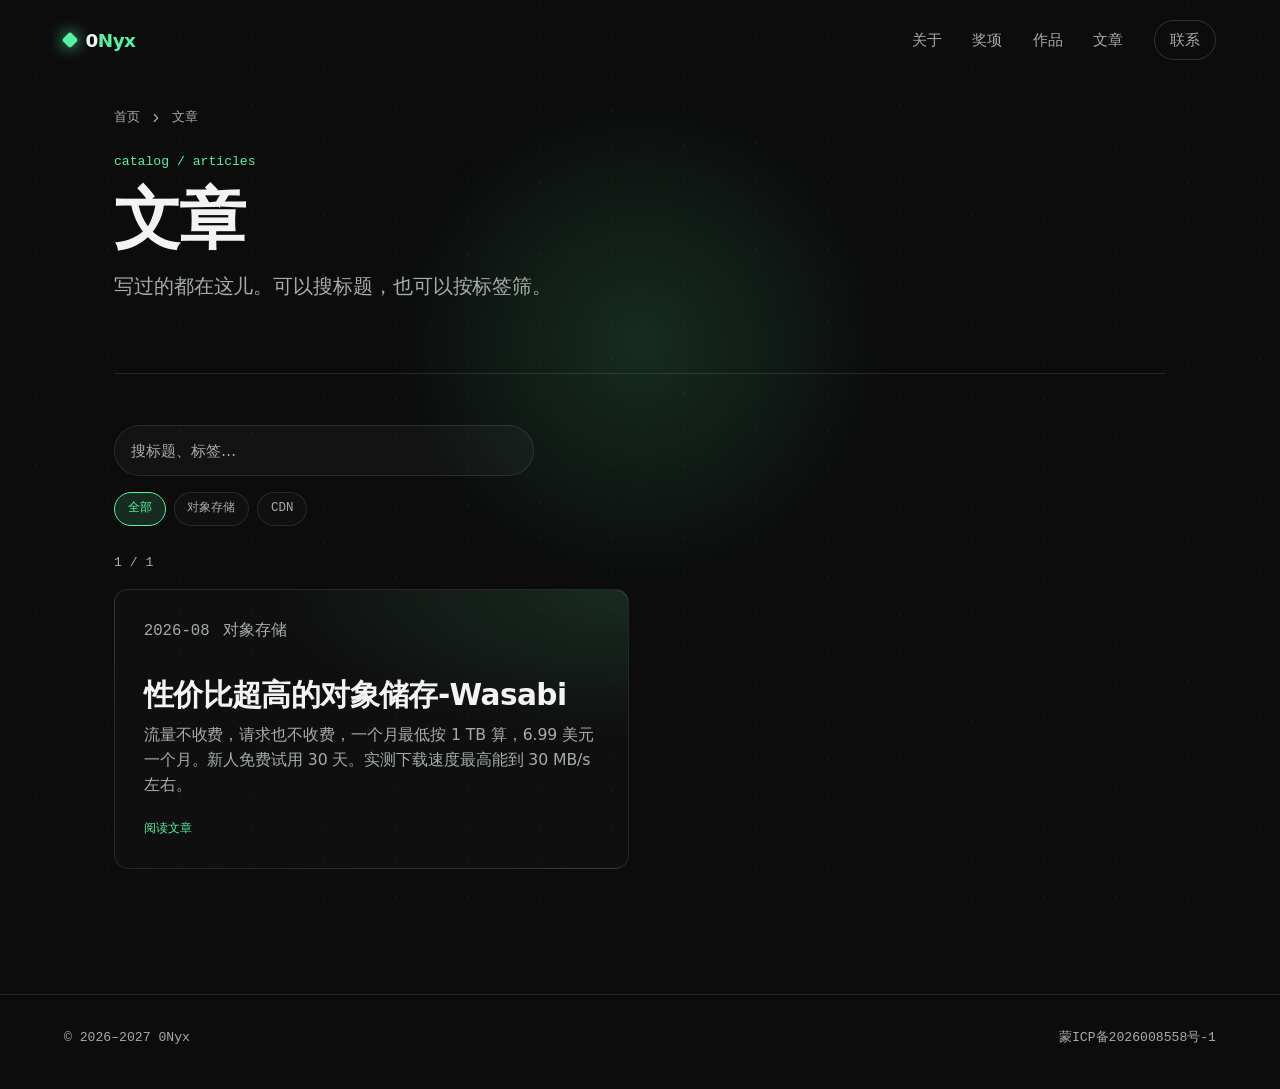
<file: articles/index.html>
<!doctype html>
<html lang="zh-CN">
  <head>
    <meta charset="UTF-8" />
    <meta name="viewport" content="width=device-width, initial-scale=1.0" />
    <meta name="color-scheme" content="dark" />
    <meta name="theme-color" content="#0a0a0a" />
    <link rel="icon" href="../assets/favicon.png?v=2" />
    <title>文章 - 0Nyx</title>
    <meta name="description" content="0Nyx 的文章列表。可以按标题、标签搜索和筛选。" />
    <link rel="canonical" href="https://www.0nyx.cn/articles/" />
    <meta property="og:type" content="website" />
    <meta property="og:site_name" content="0Nyx" />
    <meta property="og:title" content="文章 - 0Nyx" />
    <meta property="og:description" content="0Nyx 的文章列表。可以按标题、标签搜索和筛选。" />
    <meta property="og:url" content="https://www.0nyx.cn/articles/" />
    <meta property="og:image" content="../assets/og.png" />
    <link rel="stylesheet" href="../styles.css" />
    <script>document.documentElement.classList.add("js");</script>
  </head>
  <body class="page-project">
    <a class="skip-link" href="#catalog">跳到列表</a>
    <div class="page-field" aria-hidden="true">
      <canvas class="page-field__canvas" id="field"></canvas>
      <div class="page-field__glow" id="glow"></div>
    </div>
    <header class="site-header" id="top">
      <a class="brand" href="/" aria-label="0Nyx 首页">
        <span class="brand__mark" aria-hidden="true"></span>
        <span class="brand__text">0<span class="brand__accent">Nyx</span></span>
      </a>
      <nav class="site-nav" aria-label="主导航">
        <a href="/#about">关于</a>
        <a href="/#awards">奖项</a>
        <a href="/#work">作品</a>
        <a href="/#articles">文章</a>
        <a class="site-nav__cta" href="/#contact">联系</a>
      </nav>
      <button class="nav-toggle" id="navToggle" type="button" aria-expanded="false" aria-controls="mobileNav" aria-label="打开导航">
        <span aria-hidden="true"></span>
        <span aria-hidden="true"></span>
      </button>
      <nav class="mobile-nav" id="mobileNav" aria-label="移动端导航" hidden>
        <a href="/#about"><span class="mono">01</span>关于</a>
        <a href="/#awards"><span class="mono">02</span>奖项</a>
        <a href="/#work"><span class="mono">03</span>作品</a>
        <a href="/#articles"><span class="mono">04</span>文章</a>
        <a href="/#contact"><span class="mono">05</span>联系</a>
      </nav>
    </header>
    <button class="nav-scrim" id="navScrim" type="button" aria-label="关闭导航" hidden></button>

    <main>
      <section class="section project-page" id="catalog">
        <p class="project-crumb mono">
          <a href="/">首页</a>
          <svg viewBox="0 0 24 24" aria-hidden="true"><path d="M9 6l6 6-6 6" /></svg>
          <span>文章</span>
        </p>
        <header class="project-hero">
          <div>
            <p class="project-kicker mono">catalog / articles</p>
            <h1>文章</h1>
            <p class="project-hero__lede">写过的都在这儿。可以搜标题，也可以按标签筛。</p>
          </div>
        </header>

        <div class="catalog-toolbar">
          <label class="visually-hidden" for="catalogSearch">搜索文章</label>
          <input class="catalog-search" id="catalogSearch" type="search" placeholder="搜标题、标签…" autocomplete="off" />
          <div class="catalog-tags" id="catalogTags">
            <button type="button" class="is-on" data-tag="all">全部</button>
            <button type="button" data-tag="storage">对象存储</button>
            <button type="button" data-tag="cdn">CDN</button>
          </div>
        </div>
        <p class="catalog-count mono" id="catalogCount"></p>

        <ul class="articles__grid catalog-list" id="catalogList">
          <li class="article-card" data-catalog-item data-tags="storage cdn" data-search="wasabi edgeone 对象存储 流量 s3 1tb">
            <a href="/articles/wasabi/">
              <article>
                <p class="article-card__meta mono">
                  <time datetime="2026-08">2026-08</time>
                  <span class="article-card__status">对象存储</span>
                </p>
                <h3>性价比超高的对象储存-Wasabi</h3>
                <p>流量不收费，请求也不收费，一个月最低按 1 TB 算，6.99 美元一个月。新人免费试用 30 天。实测下载速度最高能到 30 MB/s 左右。</p>
                <span class="article-card__cta mono">阅读文章</span>
              </article>
            </a>
          </li>
        </ul>
        <p class="catalog-empty" id="catalogEmpty" hidden>没有匹配的文章。</p>
      </section>
    </main>

    <footer class="site-footer">
      <span class="mono">© <span id="year">2026</span> 0Nyx</span>
      <nav class="site-footer__links mono" aria-label="站点链接">
        <a href="https://beian.miit.gov.cn/" target="_blank" rel="noopener">蒙ICP备2026008558号-1</a>
      </nav>
    </footer>
    <div class="toast" id="toast" role="status" aria-live="polite"></div>
    <script src="../script.js"></script>
    <script src="../catalog.js"></script>
  </body>
</html>
</file>
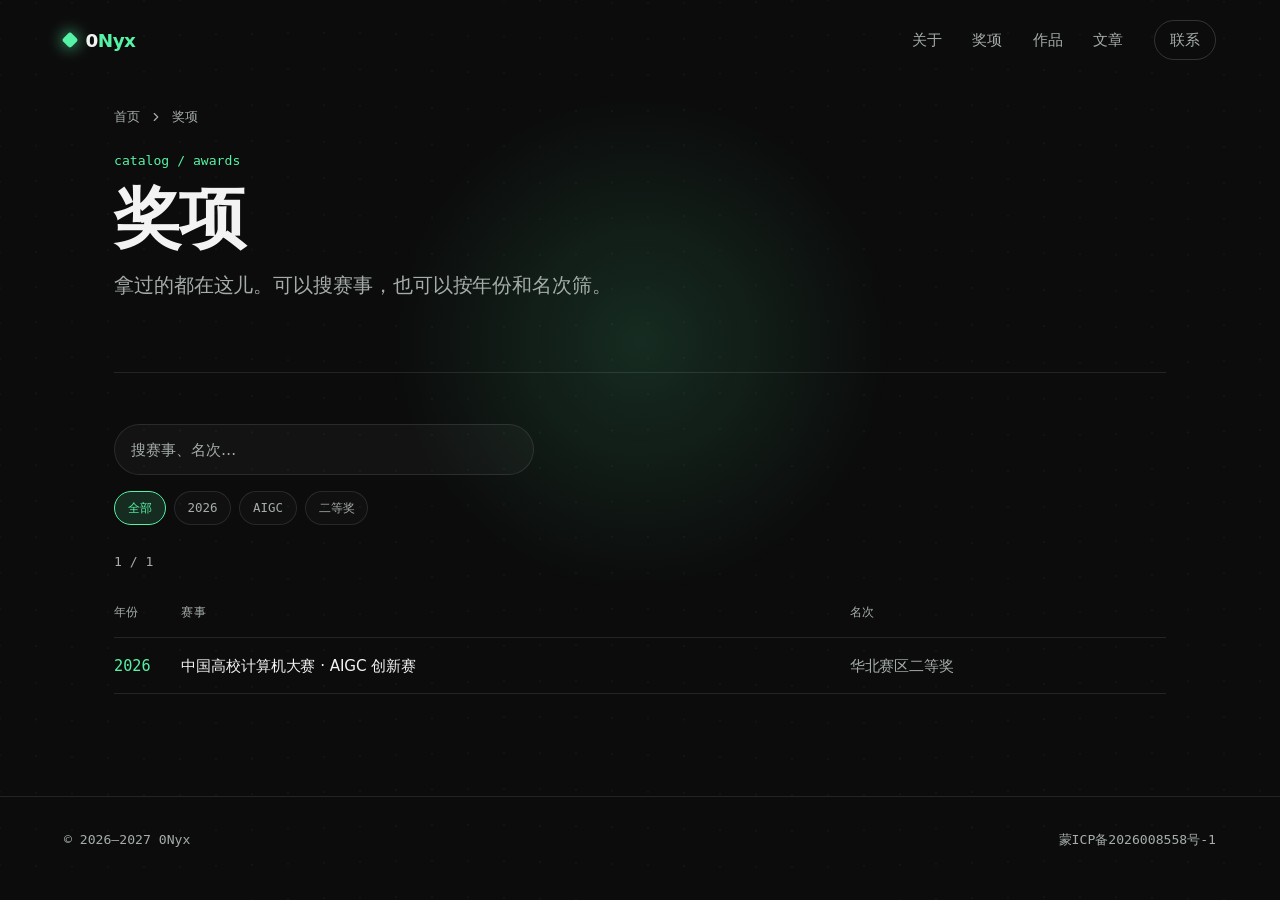
<file: awards/index.html>
<!doctype html>
<html lang="zh-CN">
  <head>
    <meta charset="UTF-8" />
    <meta name="viewport" content="width=device-width, initial-scale=1.0" />
    <meta name="color-scheme" content="dark" />
    <meta name="theme-color" content="#0a0a0a" />
    <link rel="icon" href="../assets/favicon.png?v=2" />
    <title>奖项 - 0Nyx</title>
    <meta name="description" content="0Nyx 的奖项列表。可以按年份、赛事和名次搜索筛选。" />
    <link rel="canonical" href="https://www.0nyx.cn/awards/" />
    <meta property="og:type" content="website" />
    <meta property="og:site_name" content="0Nyx" />
    <meta property="og:title" content="奖项 - 0Nyx" />
    <meta property="og:description" content="0Nyx 的奖项列表。可以按年份、赛事和名次搜索筛选。" />
    <meta property="og:url" content="https://www.0nyx.cn/awards/" />
    <meta property="og:image" content="../assets/og.png" />
    <link rel="stylesheet" href="../styles.css" />
    <script>document.documentElement.classList.add("js");</script>
  </head>
  <body class="page-project">
    <a class="skip-link" href="#catalog">跳到列表</a>
    <div class="page-field" aria-hidden="true">
      <canvas class="page-field__canvas" id="field"></canvas>
      <div class="page-field__glow" id="glow"></div>
    </div>
    <header class="site-header" id="top">
      <a class="brand" href="/" aria-label="0Nyx 首页">
        <span class="brand__mark" aria-hidden="true"></span>
        <span class="brand__text">0<span class="brand__accent">Nyx</span></span>
      </a>
      <nav class="site-nav" aria-label="主导航">
        <a href="/#about">关于</a>
        <a href="/#awards">奖项</a>
        <a href="/#work">作品</a>
        <a href="/#articles">文章</a>
        <a class="site-nav__cta" href="/#contact">联系</a>
      </nav>
      <button class="nav-toggle" id="navToggle" type="button" aria-expanded="false" aria-controls="mobileNav" aria-label="打开导航">
        <span aria-hidden="true"></span>
        <span aria-hidden="true"></span>
      </button>
      <nav class="mobile-nav" id="mobileNav" aria-label="移动端导航" hidden>
        <a href="/#about"><span class="mono">01</span>关于</a>
        <a href="/#awards"><span class="mono">02</span>奖项</a>
        <a href="/#work"><span class="mono">03</span>作品</a>
        <a href="/#articles"><span class="mono">04</span>文章</a>
        <a href="/#contact"><span class="mono">05</span>联系</a>
      </nav>
    </header>
    <button class="nav-scrim" id="navScrim" type="button" aria-label="关闭导航" hidden></button>

    <main>
      <section class="section project-page" id="catalog">
        <p class="project-crumb mono">
          <a href="/">首页</a>
          <svg viewBox="0 0 24 24" aria-hidden="true"><path d="M9 6l6 6-6 6" /></svg>
          <span>奖项</span>
        </p>
        <header class="project-hero">
          <div>
            <p class="project-kicker mono">catalog / awards</p>
            <h1>奖项</h1>
            <p class="project-hero__lede">拿过的都在这儿。可以搜赛事，也可以按年份和名次筛。</p>
          </div>
        </header>

        <div class="catalog-toolbar">
          <label class="visually-hidden" for="catalogSearch">搜索奖项</label>
          <input class="catalog-search" id="catalogSearch" type="search" placeholder="搜赛事、名次…" autocomplete="off" />
          <div class="catalog-tags" id="catalogTags">
            <button type="button" class="is-on" data-tag="all">全部</button>
            <button type="button" data-tag="2026">2026</button>
            <button type="button" data-tag="aigc">AIGC</button>
            <button type="button" data-tag="second">二等奖</button>
          </div>
        </div>
        <p class="catalog-count mono" id="catalogCount"></p>

        <div class="awards">
          <table class="awards__table">
            <thead>
              <tr>
                <th scope="col">年份</th>
                <th scope="col">赛事</th>
                <th scope="col">名次</th>
              </tr>
            </thead>
            <tbody id="catalogList">
              <tr data-catalog-item data-tags="2026 aigc second" data-search="2026 中国高校计算机大赛 aigc 创新赛 华北赛区 二等奖">
                <td class="mono">2026</td>
                <td>中国高校计算机大赛 · AIGC 创新赛</td>
                <td>华北赛区二等奖</td>
              </tr>
            </tbody>
          </table>
        </div>
        <p class="catalog-empty" id="catalogEmpty" hidden>没有匹配的奖项。</p>
      </section>
    </main>

    <footer class="site-footer">
      <span class="mono">© <span id="year">2026</span> 0Nyx</span>
      <nav class="site-footer__links mono" aria-label="站点链接">
        <a href="https://beian.miit.gov.cn/" target="_blank" rel="noopener">蒙ICP备2026008558号-1</a>
      </nav>
    </footer>
    <div class="toast" id="toast" role="status" aria-live="polite"></div>
    <script src="../script.js"></script>
    <script src="../catalog.js"></script>
  </body>
</html>
</file>
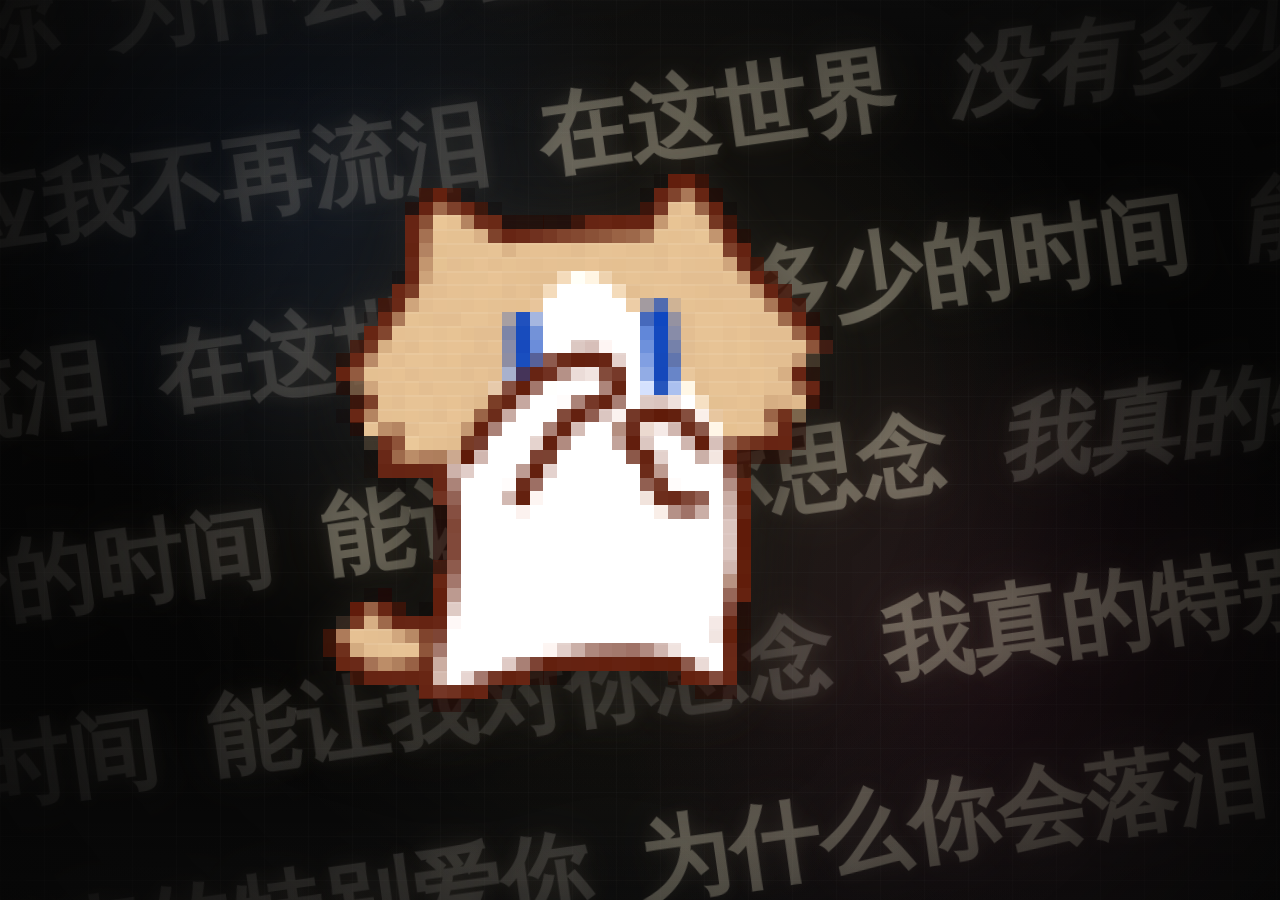
<file: meow/index.html>
<!doctype html>
<html lang="zh-CN">
  <head>
    <meta charset="UTF-8" />
    <meta name="viewport" content="width=device-width, initial-scale=1.0" />
    <title>0Nyx的月薪喵</title>
    <link rel="stylesheet" href="styles.css" />
  </head>
  <body>
    <main class="animation-shell" aria-label="月薪喵彩色像素动图">
      <div class="lyric-background" id="lyricBackground" aria-hidden="true"></div>
      <canvas id="pixelCanvas" width="900" height="900" aria-label="彩色像素风格动画"></canvas>
      <canvas id="sampleCanvas" width="120" height="120" aria-hidden="true"></canvas>
      <audio id="backgroundMusic" src="music.mp3" loop preload="auto" playsinline></audio>
    </main>

    <script src="script.js"></script>
  </body>
</html>
</file>
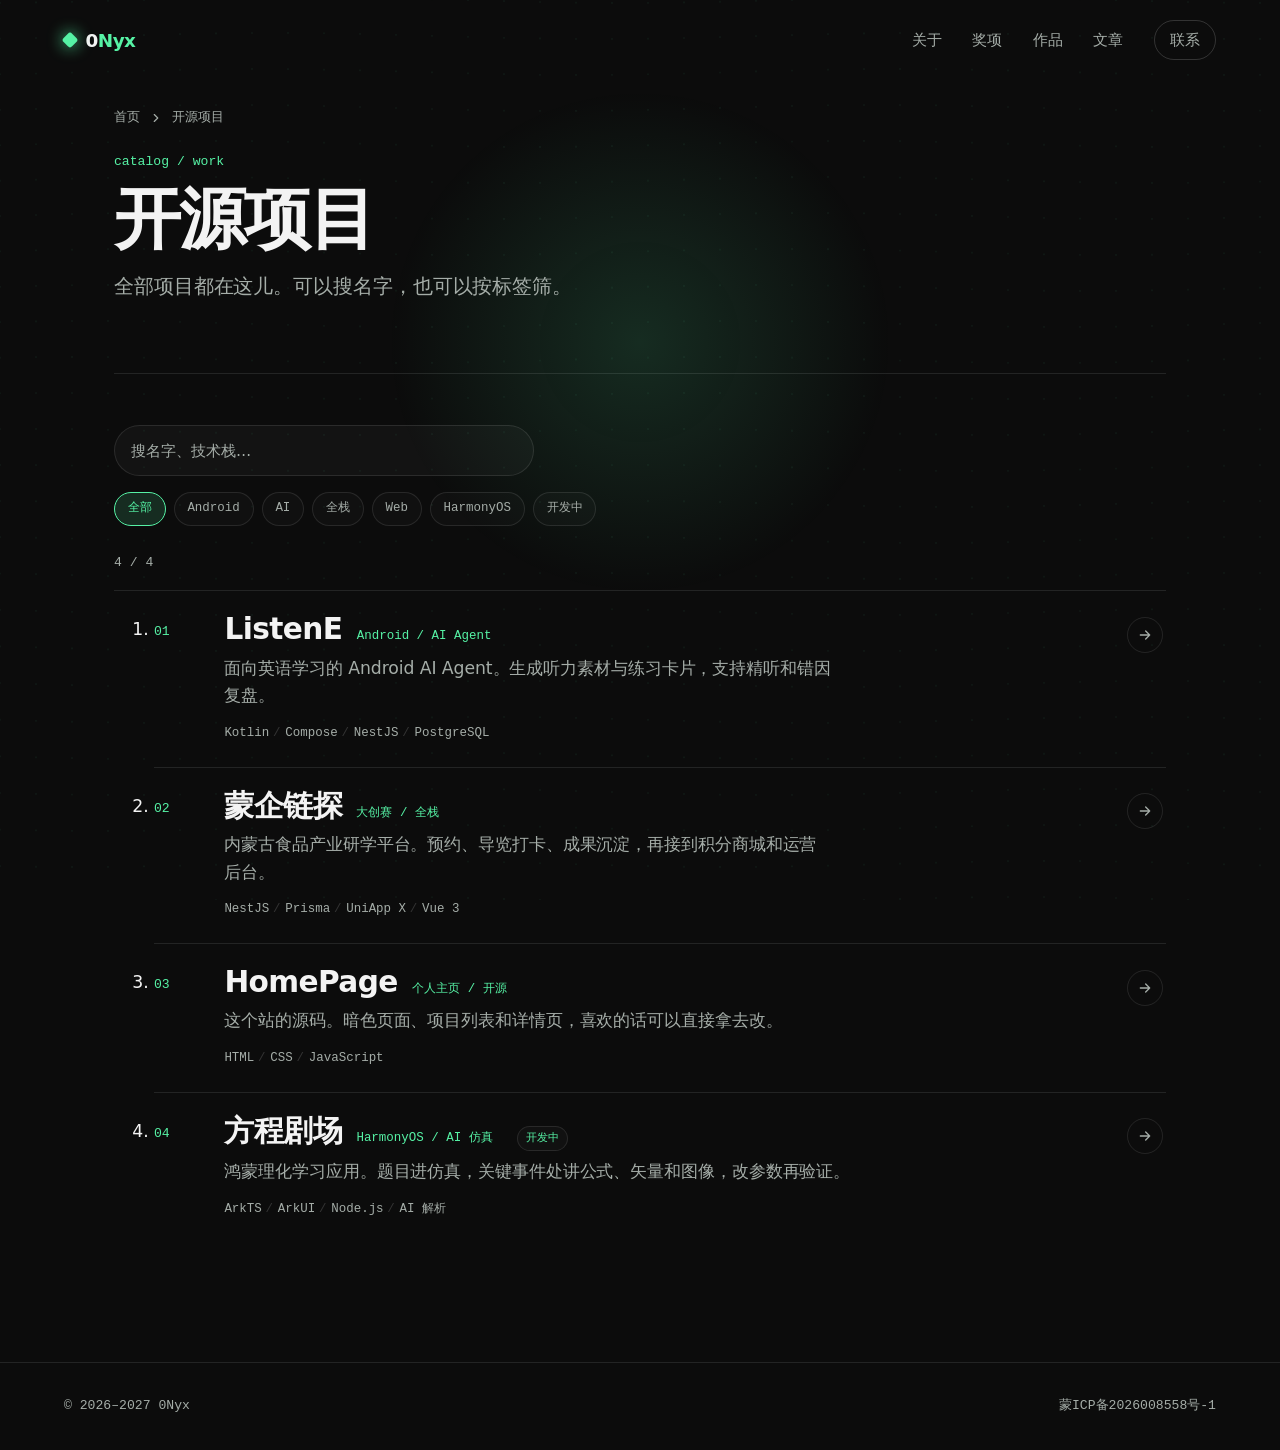
<file: projects/index.html>
<!doctype html>
<html lang="zh-CN">
  <head>
    <meta charset="UTF-8" />
    <meta name="viewport" content="width=device-width, initial-scale=1.0" />
    <meta name="color-scheme" content="dark" />
    <meta name="theme-color" content="#0a0a0a" />
    <link rel="icon" href="../assets/favicon.png?v=2" />
    <title>开源项目 - 0Nyx</title>
    <meta name="description" content="0Nyx 的开源项目列表。可以按名字、技术栈搜索和筛选。" />
    <link rel="canonical" href="https://www.0nyx.cn/projects/" />
    <meta property="og:type" content="website" />
    <meta property="og:site_name" content="0Nyx" />
    <meta property="og:title" content="开源项目 - 0Nyx" />
    <meta property="og:description" content="0Nyx 的开源项目列表。可以按名字、技术栈搜索和筛选。" />
    <meta property="og:url" content="https://www.0nyx.cn/projects/" />
    <meta property="og:image" content="../assets/og.png" />
    <link rel="stylesheet" href="../styles.css" />
    <script>document.documentElement.classList.add("js");</script>
  </head>
  <body class="page-project">
    <a class="skip-link" href="#catalog">跳到列表</a>
    <div class="page-field" aria-hidden="true">
      <canvas class="page-field__canvas" id="field"></canvas>
      <div class="page-field__glow" id="glow"></div>
    </div>
    <header class="site-header" id="top">
      <a class="brand" href="/" aria-label="0Nyx 首页">
        <span class="brand__mark" aria-hidden="true"></span>
        <span class="brand__text">0<span class="brand__accent">Nyx</span></span>
      </a>
      <nav class="site-nav" aria-label="主导航">
        <a href="/#about">关于</a>
        <a href="/#awards">奖项</a>
        <a href="/#work">作品</a>
        <a href="/#articles">文章</a>
        <a class="site-nav__cta" href="/#contact">联系</a>
      </nav>
      <button class="nav-toggle" id="navToggle" type="button" aria-expanded="false" aria-controls="mobileNav" aria-label="打开导航">
        <span aria-hidden="true"></span>
        <span aria-hidden="true"></span>
      </button>
      <nav class="mobile-nav" id="mobileNav" aria-label="移动端导航" hidden>
        <a href="/#about"><span class="mono">01</span>关于</a>
        <a href="/#awards"><span class="mono">02</span>奖项</a>
        <a href="/#work"><span class="mono">03</span>作品</a>
        <a href="/#articles"><span class="mono">04</span>文章</a>
        <a href="/#contact"><span class="mono">05</span>联系</a>
      </nav>
    </header>
    <button class="nav-scrim" id="navScrim" type="button" aria-label="关闭导航" hidden></button>

    <main>
      <section class="section project-page" id="catalog">
        <p class="project-crumb mono">
          <a href="/">首页</a>
          <svg viewBox="0 0 24 24" aria-hidden="true"><path d="M9 6l6 6-6 6" /></svg>
          <span>开源项目</span>
        </p>
        <header class="project-hero">
          <div>
            <p class="project-kicker mono">catalog / work</p>
            <h1>开源项目</h1>
            <p class="project-hero__lede">全部项目都在这儿。可以搜名字，也可以按标签筛。</p>
          </div>
        </header>

        <div class="catalog-toolbar">
          <label class="visually-hidden" for="catalogSearch">搜索项目</label>
          <input class="catalog-search" id="catalogSearch" type="search" placeholder="搜名字、技术栈…" autocomplete="off" />
          <div class="catalog-tags" id="catalogTags">
            <button type="button" class="is-on" data-tag="all">全部</button>
            <button type="button" data-tag="android">Android</button>
            <button type="button" data-tag="ai">AI</button>
            <button type="button" data-tag="fullstack">全栈</button>
            <button type="button" data-tag="web">Web</button>
            <button type="button" data-tag="harmonyos">HarmonyOS</button>
            <button type="button" data-tag="wip">开发中</button>
          </div>
        </div>
        <p class="catalog-count mono" id="catalogCount"></p>

        <ol class="project-list catalog-list" id="catalogList">
          <li data-catalog-item data-tags="android ai fullstack" data-search="listene android ai agent kotlin compose nestjs postgresql 英语 听力">
            <a class="project-row" href="/projects/listene/">
              <span class="project-row__idx mono">01</span>
              <div class="project-row__body">
                <div class="project-row__top">
                  <h3>ListenE</h3>
                  <span class="project-row__tag mono">Android / AI Agent</span>
                </div>
                <p>面向英语学习的 Android AI Agent。生成听力素材与练习卡片，支持精听和错因复盘。</p>
                <ul class="project-row__stack mono" aria-label="技术栈">
                  <li>Kotlin</li><li>Compose</li><li>NestJS</li><li>PostgreSQL</li>
                </ul>
              </div>
              <span class="project-row__go" aria-hidden="true">
                <svg viewBox="0 0 24 24"><path d="M5 12h14M13 6l6 6-6 6" /></svg>
              </span>
            </a>
          </li>
          <li data-catalog-item data-tags="fullstack web" data-search="mqlt 蒙企链探 nestjs prisma uniapp vue 研学 全栈">
            <a class="project-row" href="/projects/mqlt/">
              <span class="project-row__idx mono">02</span>
              <div class="project-row__body">
                <div class="project-row__top">
                  <h3>蒙企链探</h3>
                  <span class="project-row__tag mono">大创赛 / 全栈</span>
                </div>
                <p>内蒙古食品产业研学平台。预约、导览打卡、成果沉淀，再接到积分商城和运营后台。</p>
                <ul class="project-row__stack mono" aria-label="技术栈">
                  <li>NestJS</li><li>Prisma</li><li>UniApp X</li><li>Vue 3</li>
                </ul>
              </div>
              <span class="project-row__go" aria-hidden="true">
                <svg viewBox="0 0 24 24"><path d="M5 12h14M13 6l6 6-6 6" /></svg>
              </span>
            </a>
          </li>
          <li data-catalog-item data-tags="web" data-search="homepage 个人主页 html css javascript 开源">
            <a class="project-row" href="/projects/homepage/">
              <span class="project-row__idx mono">03</span>
              <div class="project-row__body">
                <div class="project-row__top">
                  <h3>HomePage</h3>
                  <span class="project-row__tag mono">个人主页 / 开源</span>
                </div>
                <p>这个站的源码。暗色页面、项目列表和详情页，喜欢的话可以直接拿去改。</p>
                <ul class="project-row__stack mono" aria-label="技术栈">
                  <li>HTML</li><li>CSS</li><li>JavaScript</li>
                </ul>
              </div>
              <span class="project-row__go" aria-hidden="true">
                <svg viewBox="0 0 24 24"><path d="M5 12h14M13 6l6 6-6 6" /></svg>
              </span>
            </a>
          </li>
          <li data-catalog-item data-tags="harmonyos ai wip" data-search="equamotion 方程剧场 harmonyos arkts arkui 仿真 理化">
            <a class="project-row" href="/projects/equamotion/">
              <span class="project-row__idx mono">04</span>
              <div class="project-row__body">
                <div class="project-row__top">
                  <h3>方程剧场</h3>
                  <span class="project-row__tag mono">HarmonyOS / AI 仿真</span>
                  <span class="feature__pill mono">开发中</span>
                </div>
                <p>鸿蒙理化学习应用。题目进仿真，关键事件处讲公式、矢量和图像，改参数再验证。</p>
                <ul class="project-row__stack mono" aria-label="技术栈">
                  <li>ArkTS</li><li>ArkUI</li><li>Node.js</li><li>AI 解析</li>
                </ul>
              </div>
              <span class="project-row__go" aria-hidden="true">
                <svg viewBox="0 0 24 24"><path d="M5 12h14M13 6l6 6-6 6" /></svg>
              </span>
            </a>
          </li>
        </ol>
        <p class="catalog-empty" id="catalogEmpty" hidden>没有匹配的项目。</p>
      </section>
    </main>

    <footer class="site-footer">
      <span class="mono">© <span id="year">2026</span> 0Nyx</span>
      <nav class="site-footer__links mono" aria-label="站点链接">
        <a href="https://beian.miit.gov.cn/" target="_blank" rel="noopener">蒙ICP备2026008558号-1</a>
      </nav>
    </footer>
    <div class="toast" id="toast" role="status" aria-live="polite"></div>
    <script src="../script.js"></script>
    <script src="../catalog.js"></script>
  </body>
</html>
</file>
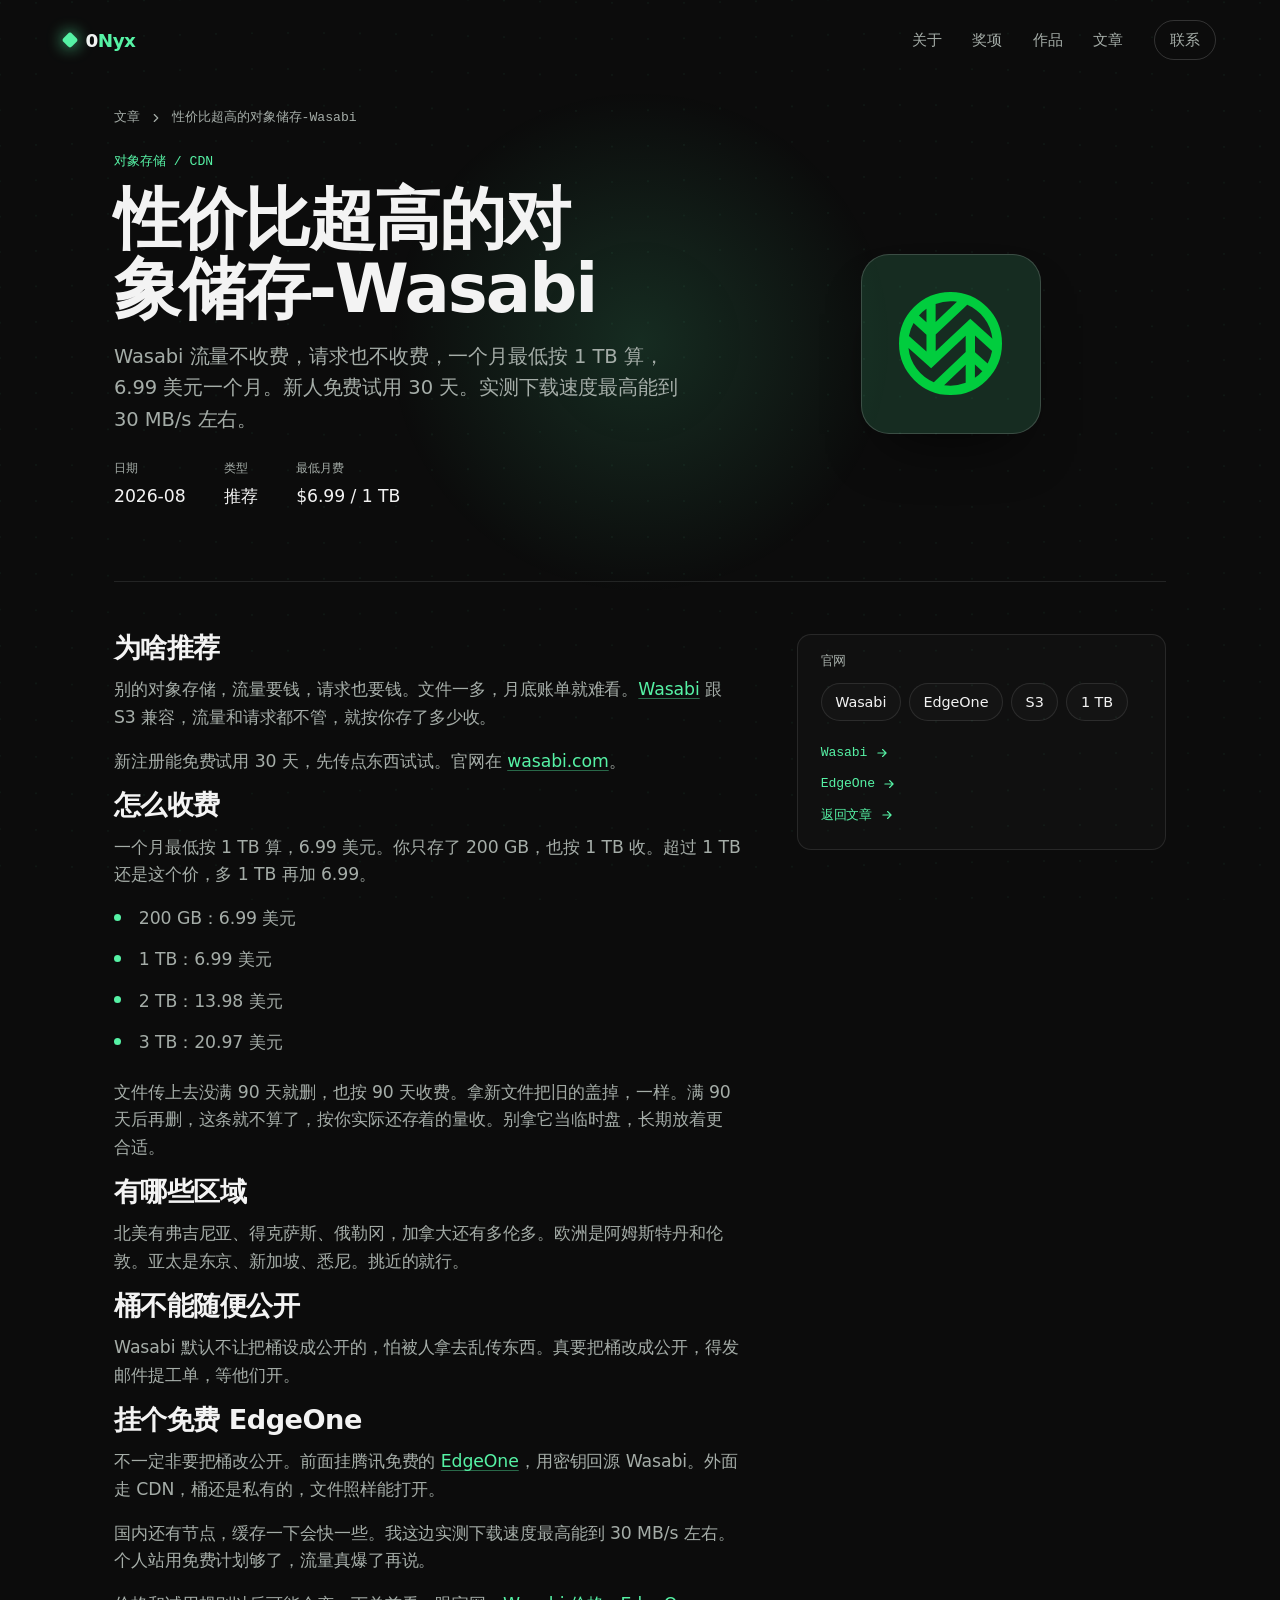
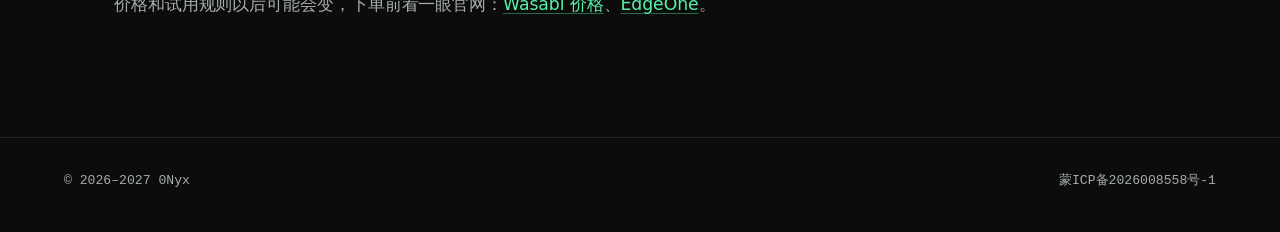
<file: articles/wasabi-edgeone/index.html>
<!doctype html>
<html lang="zh-CN">
  <head>
    <meta charset="UTF-8" />
    <meta http-equiv="refresh" content="0;url=/articles/wasabi/" />
    <link rel="canonical" href="https://www.0nyx.cn/articles/wasabi/" />
    <title>性价比超高的对象储存-Wasabi - 0Nyx</title>
    <script>location.replace("/articles/wasabi/");</script>
  </head>
  <body>
    <p><a href="/articles/wasabi/">打开文章</a></p>
  </body>
</html>
</file>
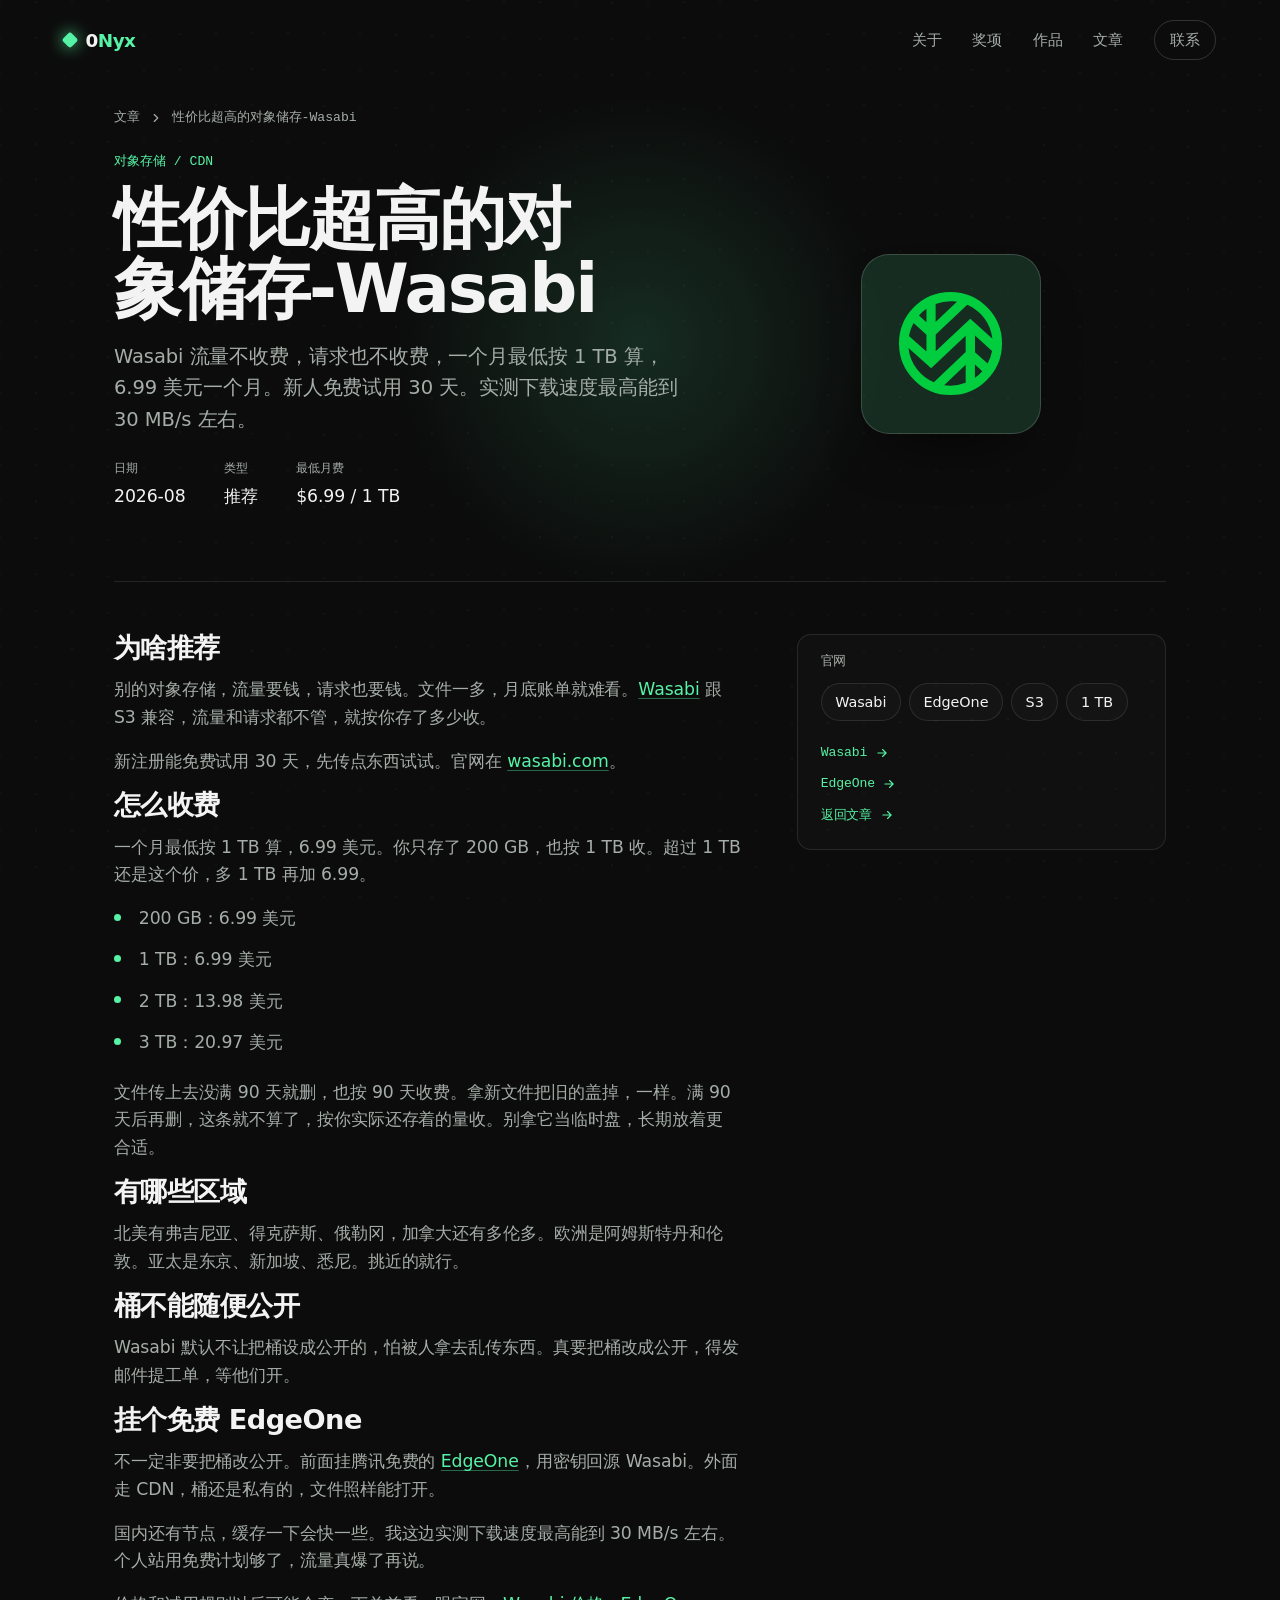
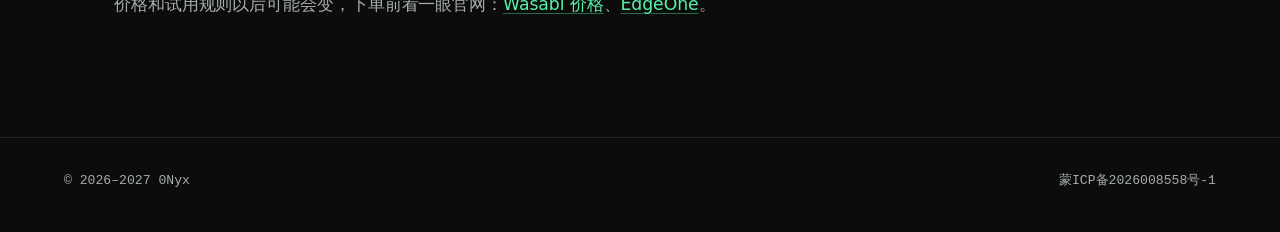
<file: articles/wasabi/index.html>
<!doctype html>
<html lang="zh-CN">
  <head>
    <meta charset="UTF-8" />
    <meta name="viewport" content="width=device-width, initial-scale=1.0" />
    <meta name="color-scheme" content="dark" />
    <meta name="theme-color" content="#0a0a0a" />
    <link rel="icon" href="../../assets/favicon.png?v=2" />
    <title>性价比超高的对象储存-Wasabi - 0Nyx</title>
    <meta name="description" content="Wasabi 流量不收费，请求也不收费，一个月最低按 1 TB 算，6.99 美元一个月。新人免费试用 30 天。实测下载速度最高能到 30 MB/s 左右。" />
    <link rel="canonical" href="https://www.0nyx.cn/articles/wasabi/" />
    <meta property="og:type" content="article" />
    <meta property="og:site_name" content="0Nyx" />
    <meta property="og:title" content="性价比超高的对象储存-Wasabi - 0Nyx" />
    <meta property="og:description" content="Wasabi 流量不收费，请求也不收费，一个月最低按 1 TB 算，6.99 美元一个月。新人免费试用 30 天。实测下载速度最高能到 30 MB/s 左右。" />
    <meta property="og:url" content="https://www.0nyx.cn/articles/wasabi/" />
    <meta property="og:image" content="../../assets/og.png" />
    <meta property="og:image:width" content="1200" />
    <meta property="og:image:height" content="630" />
    <meta name="twitter:card" content="summary_large_image" />
    <meta name="twitter:title" content="性价比超高的对象储存-Wasabi - 0Nyx" />
    <meta name="twitter:description" content="Wasabi 流量不收费，请求也不收费，一个月最低按 1 TB 算，6.99 美元一个月。新人免费试用 30 天。实测下载速度最高能到 30 MB/s 左右。" />
    <meta name="twitter:image" content="../../assets/og.png" />
    <link rel="preload" href="../../assets/fonts/bricolage-grotesque-latin.woff2" as="font" type="font/woff2" crossorigin />
    <link rel="preload" href="../../assets/fonts/hanken-grotesk-latin.woff2" as="font" type="font/woff2" crossorigin />
    <link rel="preload" href="../../assets/fonts/jetbrains-mono-latin.woff2" as="font" type="font/woff2" crossorigin />
    <link rel="preload" href="../../assets/fonts/noto-sans-sc-page.woff2" as="font" type="font/woff2" crossorigin />
    <link rel="stylesheet" href="../../styles.css" />
    <script>
      document.documentElement.classList.add("js");
    </script>
  </head>
  <body class="page-project">
    <a class="skip-link" href="#article">跳到文章</a>

    <div class="page-field" aria-hidden="true">
      <canvas class="page-field__canvas" id="field"></canvas>
      <div class="page-field__glow" id="glow"></div>
    </div>

    <header class="site-header" id="top">
      <a class="brand" href="/" aria-label="0Nyx 首页">
        <span class="brand__mark" aria-hidden="true"></span>
        <span class="brand__text">0<span class="brand__accent">Nyx</span></span>
      </a>
      <nav class="site-nav" aria-label="主导航">
        <a href="/#about">关于</a>
        <a href="/#awards">奖项</a>
        <a href="/#work">作品</a>
        <a href="/#articles">文章</a>
        <a class="site-nav__cta" href="/#contact">联系</a>
      </nav>
      <button
        class="nav-toggle"
        id="navToggle"
        type="button"
        aria-expanded="false"
        aria-controls="mobileNav"
        aria-label="打开导航"
      >
        <span aria-hidden="true"></span>
        <span aria-hidden="true"></span>
      </button>
      <nav class="mobile-nav" id="mobileNav" aria-label="移动端导航" hidden>
        <a href="/#about"><span class="mono">01</span>关于</a>
        <a href="/#awards"><span class="mono">02</span>奖项</a>
        <a href="/#work"><span class="mono">03</span>作品</a>
        <a href="/#articles"><span class="mono">04</span>文章</a>
        <a href="/#contact"><span class="mono">05</span>联系</a>
      </nav>
    </header>
    <button class="nav-scrim" id="navScrim" type="button" aria-label="关闭导航" hidden></button>

    <main>
      <article class="section project-page" id="article">
        <p class="project-crumb mono">
          <a href="/#articles">文章</a>
          <svg viewBox="0 0 24 24" aria-hidden="true"><path d="M9 6l6 6-6 6" /></svg>
          <span>性价比超高的对象储存-Wasabi</span>
        </p>

        <header class="project-hero">
          <div>
            <p class="project-kicker mono">对象存储 / CDN</p>
            <h1>性价比超高的对象储存-Wasabi</h1>
            <p class="project-hero__lede">Wasabi 流量不收费，请求也不收费，一个月最低按 1 TB 算，6.99 美元一个月。新人免费试用 30 天。实测下载速度最高能到 30 MB/s 左右。</p>
            <dl class="project-meta">
              <div>
                <dt class="mono">日期</dt>
                <dd>2026-08</dd>
              </div>
              <div>
                <dt class="mono">类型</dt>
                <dd>推荐</dd>
              </div>
              <div>
                <dt class="mono">最低月费</dt>
                <dd>$6.99 / 1 TB</dd>
              </div>
            </dl>
          </div>
          <div class="project-art" aria-hidden="true">
            <span class="feature__glyph">
              <img src="../../assets/wasabi.svg" alt="" width="104" height="104" />
            </span>
          </div>
        </header>

        <div class="project-grid">
          <div class="project-copy">
            <h2>为啥推荐</h2>
            <p>别的对象存储，流量要钱，请求也要钱。文件一多，月底账单就难看。<a href="https://wasabi.com/" rel="noopener" target="_blank">Wasabi</a> 跟 S3 兼容，流量和请求都不管，就按你存了多少收。</p>
            <p>新注册能免费试用 30 天，先传点东西试试。官网在 <a href="https://wasabi.com/" rel="noopener" target="_blank">wasabi.com</a>。</p>

            <h2>怎么收费</h2>
            <p>一个月最低按 1 TB 算，6.99 美元。你只存了 200 GB，也按 1 TB 收。超过 1 TB 还是这个价，多 1 TB 再加 6.99。</p>
            <ul class="project-points">
              <li>200 GB：6.99 美元</li>
              <li>1 TB：6.99 美元</li>
              <li>2 TB：13.98 美元</li>
              <li>3 TB：20.97 美元</li>
            </ul>
            <p>文件传上去没满 90 天就删，也按 90 天收费。拿新文件把旧的盖掉，一样。满 90 天后再删，这条就不算了，按你实际还存着的量收。别拿它当临时盘，长期放着更合适。</p>

            <h2>有哪些区域</h2>
            <p>北美有弗吉尼亚、得克萨斯、俄勒冈，加拿大还有多伦多。欧洲是阿姆斯特丹和伦敦。亚太是东京、新加坡、悉尼。挑近的就行。</p>

            <h2>桶不能随便公开</h2>
            <p>Wasabi 默认不让把桶设成公开的，怕被人拿去乱传东西。真要把桶改成公开，得发邮件提工单，等他们开。</p>

            <h2>挂个免费 EdgeOne</h2>
            <p>不一定非要把桶改公开。前面挂腾讯免费的 <a href="https://cloud.tencent.com/product/teo" rel="noopener" target="_blank">EdgeOne</a>，用密钥回源 Wasabi。外面走 CDN，桶还是私有的，文件照样能打开。</p>
            <p>国内还有节点，缓存一下会快一些。我这边实测下载速度最高能到 30 MB/s 左右。个人站用免费计划够了，流量真爆了再说。</p>
            <p>价格和试用规则以后可能会变，下单前看一眼官网：<a href="https://wasabi.com/pricing" rel="noopener" target="_blank">Wasabi 价格</a>、<a href="https://cloud.tencent.com/product/teo" rel="noopener" target="_blank">EdgeOne</a>。</p>
          </div>
          <aside class="project-aside">
            <h2>官网</h2>
            <ul class="tags"><li>Wasabi</li><li>EdgeOne</li><li>S3</li><li>1 TB</li></ul>
            <a href="https://wasabi.com/" rel="noopener" target="_blank">
              Wasabi
              <svg viewBox="0 0 24 24" aria-hidden="true"><path d="M5 12h14M13 6l6 6-6 6" /></svg>
            </a>
            <a href="https://cloud.tencent.com/product/teo" rel="noopener" target="_blank">
              EdgeOne
              <svg viewBox="0 0 24 24" aria-hidden="true"><path d="M5 12h14M13 6l6 6-6 6" /></svg>
            </a>
            <a href="/#articles">
              返回文章
              <svg viewBox="0 0 24 24" aria-hidden="true"><path d="M5 12h14M13 6l6 6-6 6" /></svg>
            </a>
          </aside>
        </div>
      </article>
    </main>

    <footer class="site-footer">
      <span class="mono">© <span id="year">2026</span> 0Nyx</span>
      <nav class="site-footer__links mono" aria-label="站点链接">
        <a href="https://beian.miit.gov.cn/" target="_blank" rel="noopener">蒙ICP备2026008558号-1</a>
      </nav>
    </footer>

    <div class="toast" id="toast" role="status" aria-live="polite"></div>
    <script src="../../script.js"></script>
  </body>
</html>
</file>
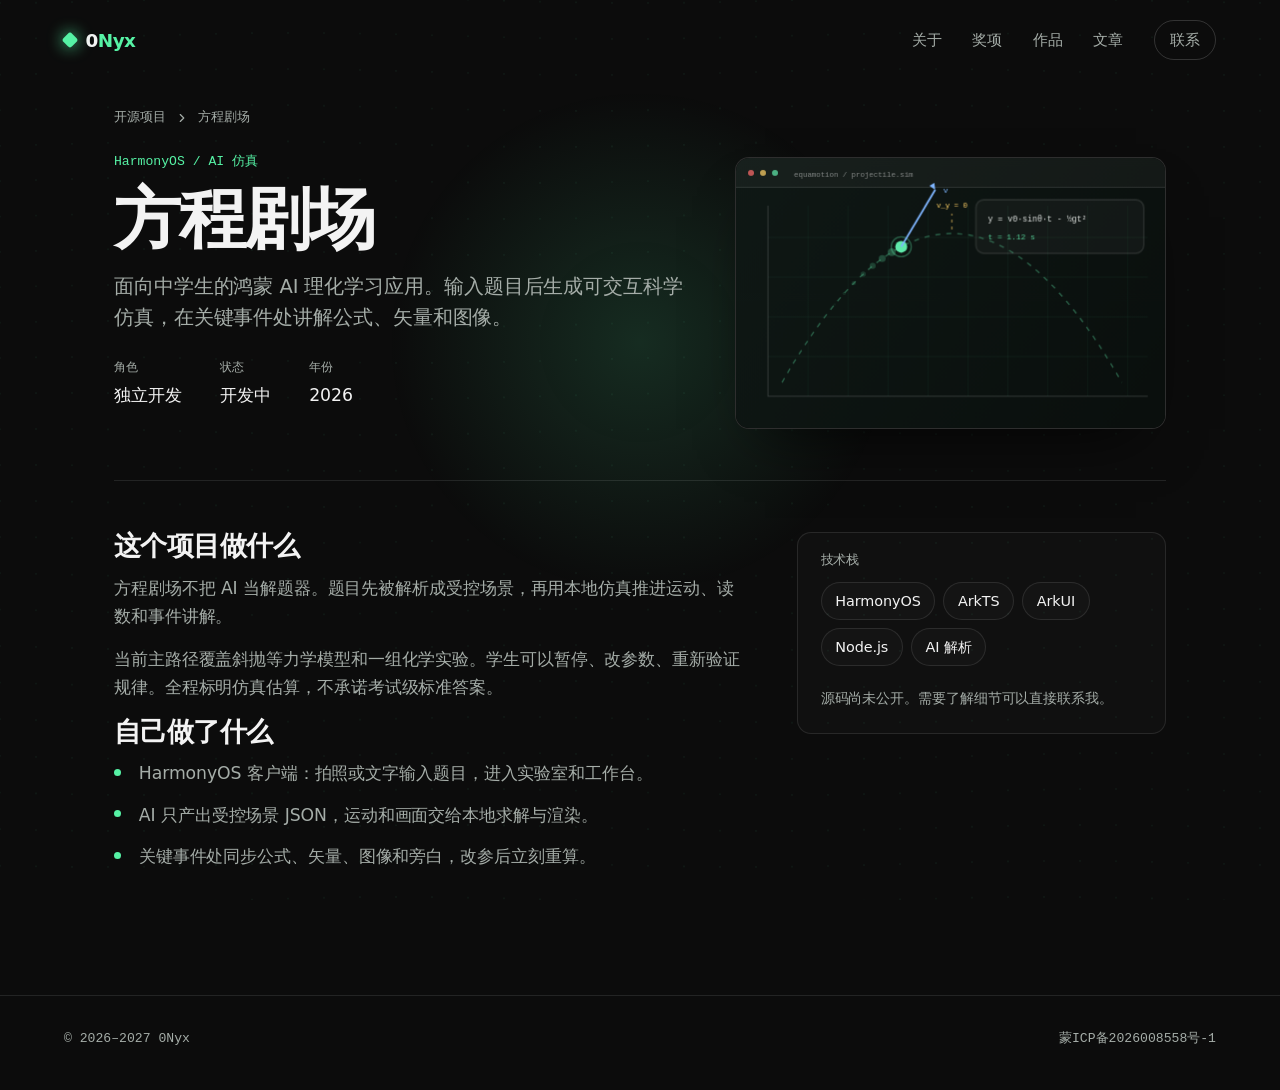
<file: projects/equamotion/index.html>
<!doctype html>
<html lang="zh-CN">
  <head>
    <meta charset="UTF-8" />
    <meta name="viewport" content="width=device-width, initial-scale=1.0" />
    <meta name="color-scheme" content="dark" />
    <meta name="theme-color" content="#0a0a0a" />
    <link rel="icon" href="../../assets/favicon.png?v=2" />
    <title>方程剧场 - 0Nyx</title>
    <meta name="description" content="鸿蒙理化学习应用。题目进仿真，关键事件处讲公式、矢量和图像，改参数再验证。" />
    <link rel="canonical" href="https://www.0nyx.cn/projects/equamotion/" />
    <meta property="og:type" content="website" />
    <meta property="og:site_name" content="0Nyx" />
    <meta property="og:title" content="方程剧场 - 0Nyx" />
    <meta property="og:description" content="鸿蒙理化学习应用。题目进仿真，关键事件处讲公式、矢量和图像，改参数再验证。" />
    <meta property="og:url" content="https://www.0nyx.cn/projects/equamotion/" />
    <meta property="og:image" content="../../assets/og.png" />
    <meta property="og:image:width" content="1200" />
    <meta property="og:image:height" content="630" />
    <meta name="twitter:card" content="summary_large_image" />
    <meta name="twitter:title" content="方程剧场 - 0Nyx" />
    <meta name="twitter:description" content="鸿蒙理化学习应用。题目进仿真，关键事件处讲公式、矢量和图像，改参数再验证。" />
    <meta name="twitter:image" content="../../assets/og.png" />
    <link rel="preload" href="../../assets/fonts/bricolage-grotesque-latin.woff2" as="font" type="font/woff2" crossorigin />
    <link rel="preload" href="../../assets/fonts/hanken-grotesk-latin.woff2" as="font" type="font/woff2" crossorigin />
    <link rel="preload" href="../../assets/fonts/jetbrains-mono-latin.woff2" as="font" type="font/woff2" crossorigin />
    <link rel="preload" href="../../assets/fonts/noto-sans-sc-page.woff2" as="font" type="font/woff2" crossorigin />
    <link rel="stylesheet" href="../../styles.css" />
    <script>
      document.documentElement.classList.add("js");
    </script>
  </head>
  <body class="page-project">
    <a class="skip-link" href="#project">跳到项目</a>

    <div class="page-field" aria-hidden="true">
      <canvas class="page-field__canvas" id="field"></canvas>
      <div class="page-field__glow" id="glow"></div>
    </div>

    <header class="site-header" id="top">
      <a class="brand" href="/" aria-label="0Nyx 首页">
        <span class="brand__mark" aria-hidden="true"></span>
        <span class="brand__text">0<span class="brand__accent">Nyx</span></span>
      </a>
      <nav class="site-nav" aria-label="主导航">
        <a href="/#about">关于</a>
        <a href="/#awards">奖项</a>
        <a href="/#work">作品</a>
        <a href="/#articles">文章</a>
        <a class="site-nav__cta" href="/#contact">联系</a>
      </nav>
      <button
        class="nav-toggle"
        id="navToggle"
        type="button"
        aria-expanded="false"
        aria-controls="mobileNav"
        aria-label="打开导航"
      >
        <span aria-hidden="true"></span>
        <span aria-hidden="true"></span>
      </button>
      <nav class="mobile-nav" id="mobileNav" aria-label="移动端导航" hidden>
        <a href="/#about"><span class="mono">01</span>关于</a>
        <a href="/#awards"><span class="mono">02</span>奖项</a>
        <a href="/#work"><span class="mono">03</span>作品</a>
        <a href="/#articles"><span class="mono">04</span>文章</a>
        <a href="/#contact"><span class="mono">05</span>联系</a>
      </nav>
    </header>
    <button class="nav-scrim" id="navScrim" type="button" aria-label="关闭导航" hidden></button>

    <main>
      <article class="section project-page" id="project">
        <p class="project-crumb mono">
          <a href="/#work">开源项目</a>
          <svg viewBox="0 0 24 24" aria-hidden="true"><path d="M9 6l6 6-6 6" /></svg>
          <span>方程剧场</span>
        </p>

        <header class="project-hero">
          <div>
            <p class="project-kicker mono">HarmonyOS / AI 仿真</p>
            <h1>方程剧场</h1>
            <p class="project-hero__lede">面向中学生的鸿蒙 AI 理化学习应用。输入题目后生成可交互科学仿真，在关键事件处讲解公式、矢量和图像。</p>
            <dl class="project-meta">
              <div>
                <dt class="mono">角色</dt>
                <dd>独立开发</dd>
              </div>
              <div>
                <dt class="mono">状态</dt>
                <dd>开发中</dd>
              </div>
              <div>
                <dt class="mono">年份</dt>
                <dd>2026</dd>
              </div>
            </dl>
            <div class="project-hero__actions"></div>
          </div>
          <div class="project-art">
            <canvas
              class="eq-canvas"
              id="eqCanvas"
              width="760"
              height="480"
              role="img"
              aria-label="方程剧场斜抛运动仿真示意动画"
            >方程剧场斜抛运动仿真示意图</canvas>
          </div>
        </header>

        <div class="project-grid">
          <div class="project-copy">
            <h2>这个项目做什么</h2>
            <p>方程剧场不把 AI 当解题器。题目先被解析成受控场景，再用本地仿真推进运动、读数和事件讲解。</p>
            <p>当前主路径覆盖斜抛等力学模型和一组化学实验。学生可以暂停、改参数、重新验证规律。全程标明仿真估算，不承诺考试级标准答案。</p>
            <h2>自己做了什么</h2>
            <ul class="project-points">
              <li>HarmonyOS 客户端：拍照或文字输入题目，进入实验室和工作台。</li>
              <li>AI 只产出受控场景 JSON，运动和画面交给本地求解与渲染。</li>
              <li>关键事件处同步公式、矢量、图像和旁白，改参后立刻重算。</li>
            </ul>
          </div>
          <aside class="project-aside">
            <h2>技术栈</h2>
            <ul class="tags"><li>HarmonyOS</li><li>ArkTS</li><li>ArkUI</li><li>Node.js</li><li>AI 解析</li></ul>
            <p class="project-aside__note">源码尚未公开。需要了解细节可以直接联系我。</p>
          </aside>
        </div>
      </article>
    </main>

    <footer class="site-footer">
      <span class="mono">© <span id="year">2026–2027</span> 0Nyx</span>
      <nav class="site-footer__links mono" aria-label="站点链接">
        <a href="https://beian.miit.gov.cn/" target="_blank" rel="noopener">蒙ICP备2026008558号-1</a>
      </nav>
    </footer>

    <div class="toast" id="toast" role="status" aria-live="polite"></div>
    <script src="../../script.js"></script>
  </body>
</html>
</file>
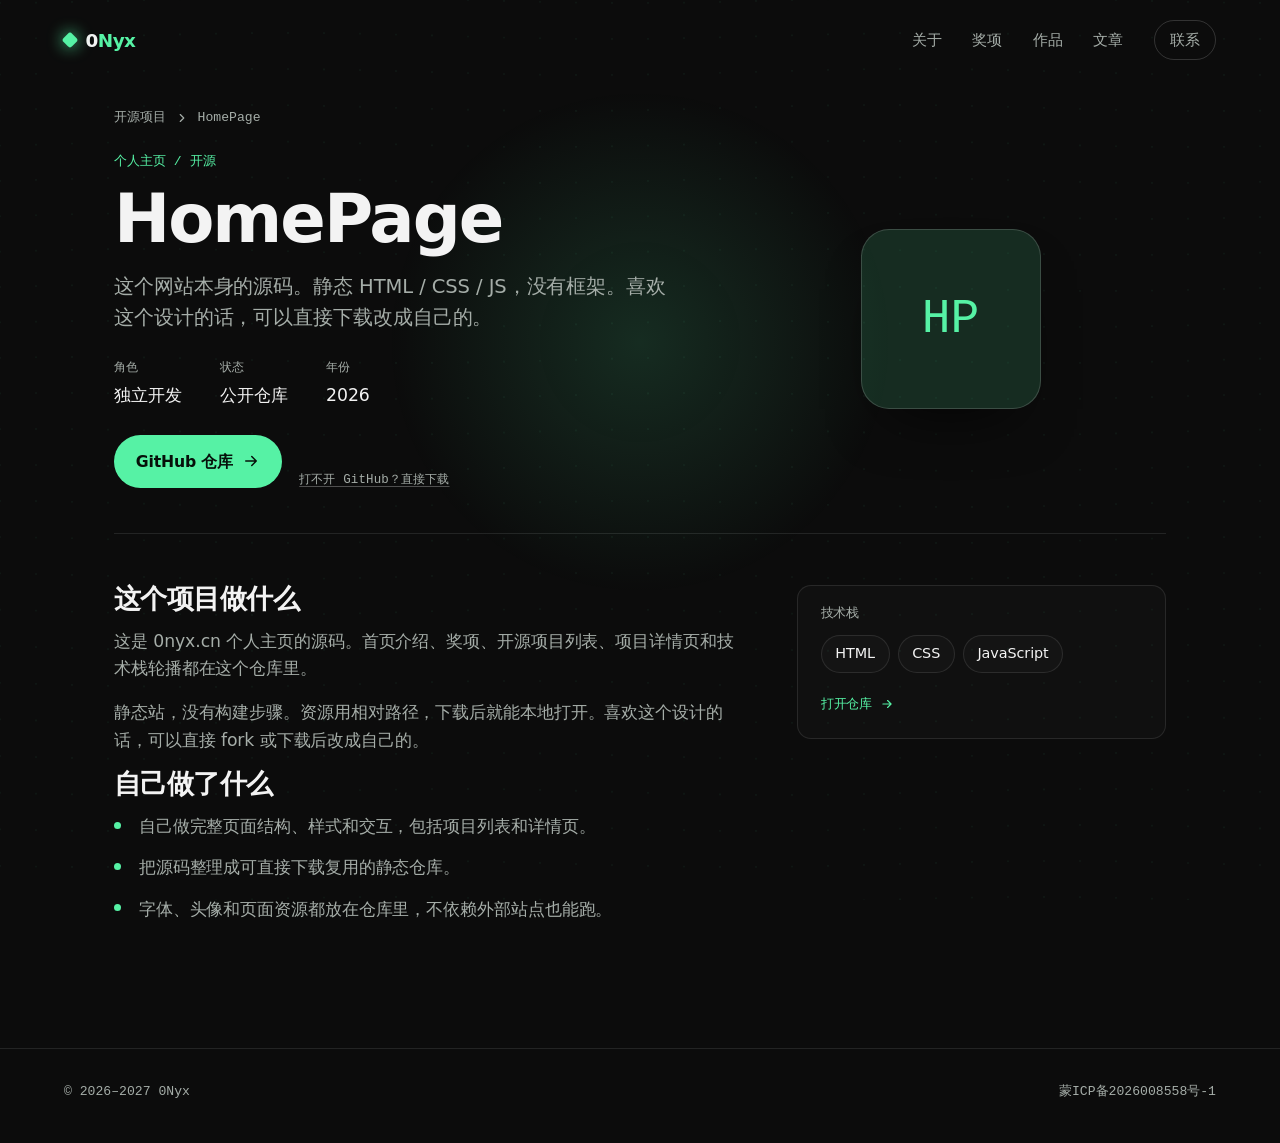
<file: projects/homepage/index.html>
<!doctype html>
<html lang="zh-CN">
  <head>
    <meta charset="UTF-8" />
    <meta name="viewport" content="width=device-width, initial-scale=1.0" />
    <meta name="color-scheme" content="dark" />
    <meta name="theme-color" content="#0a0a0a" />
    <link rel="icon" href="../../assets/favicon.png?v=2" />
    <title>HomePage - 0Nyx</title>
    <meta name="description" content="这个站的源码。暗色页面、项目列表和详情页，喜欢的话可以直接拿去改。" />
    <link rel="canonical" href="https://www.0nyx.cn/projects/homepage/" />
    <meta property="og:type" content="website" />
    <meta property="og:site_name" content="0Nyx" />
    <meta property="og:title" content="HomePage - 0Nyx" />
    <meta property="og:description" content="这个站的源码。暗色页面、项目列表和详情页，喜欢的话可以直接拿去改。" />
    <meta property="og:url" content="https://www.0nyx.cn/projects/homepage/" />
    <meta property="og:image" content="../../assets/og.png" />
    <meta property="og:image:width" content="1200" />
    <meta property="og:image:height" content="630" />
    <meta name="twitter:card" content="summary_large_image" />
    <meta name="twitter:title" content="HomePage - 0Nyx" />
    <meta name="twitter:description" content="这个站的源码。暗色页面、项目列表和详情页，喜欢的话可以直接拿去改。" />
    <meta name="twitter:image" content="../../assets/og.png" />
    <link rel="preload" href="../../assets/fonts/bricolage-grotesque-latin.woff2" as="font" type="font/woff2" crossorigin />
    <link rel="preload" href="../../assets/fonts/hanken-grotesk-latin.woff2" as="font" type="font/woff2" crossorigin />
    <link rel="preload" href="../../assets/fonts/jetbrains-mono-latin.woff2" as="font" type="font/woff2" crossorigin />
    <link rel="preload" href="../../assets/fonts/noto-sans-sc-page.woff2" as="font" type="font/woff2" crossorigin />
    <link rel="stylesheet" href="../../styles.css" />
    <script>
      document.documentElement.classList.add("js");
    </script>
  </head>
  <body class="page-project">
    <a class="skip-link" href="#project">跳到项目</a>

    <div class="page-field" aria-hidden="true">
      <canvas class="page-field__canvas" id="field"></canvas>
      <div class="page-field__glow" id="glow"></div>
    </div>

    <header class="site-header" id="top">
      <a class="brand" href="/" aria-label="0Nyx 首页">
        <span class="brand__mark" aria-hidden="true"></span>
        <span class="brand__text">0<span class="brand__accent">Nyx</span></span>
      </a>
      <nav class="site-nav" aria-label="主导航">
        <a href="/#about">关于</a>
        <a href="/#awards">奖项</a>
        <a href="/#work">作品</a>
        <a href="/#articles">文章</a>
        <a class="site-nav__cta" href="/#contact">联系</a>
      </nav>
      <button
        class="nav-toggle"
        id="navToggle"
        type="button"
        aria-expanded="false"
        aria-controls="mobileNav"
        aria-label="打开导航"
      >
        <span aria-hidden="true"></span>
        <span aria-hidden="true"></span>
      </button>
      <nav class="mobile-nav" id="mobileNav" aria-label="移动端导航" hidden>
        <a href="/#about"><span class="mono">01</span>关于</a>
        <a href="/#awards"><span class="mono">02</span>奖项</a>
        <a href="/#work"><span class="mono">03</span>作品</a>
        <a href="/#articles"><span class="mono">04</span>文章</a>
        <a href="/#contact"><span class="mono">05</span>联系</a>
      </nav>
    </header>
    <button class="nav-scrim" id="navScrim" type="button" aria-label="关闭导航" hidden></button>

    <main>
      <article class="section project-page" id="project">
        <p class="project-crumb mono">
          <a href="/#work">开源项目</a>
          <svg viewBox="0 0 24 24" aria-hidden="true"><path d="M9 6l6 6-6 6" /></svg>
          <span>HomePage</span>
        </p>

        <header class="project-hero">
          <div>
            <p class="project-kicker mono">个人主页 / 开源</p>
            <h1>HomePage</h1>
            <p class="project-hero__lede">这个网站本身的源码。静态 HTML / CSS / JS，没有框架。喜欢这个设计的话，可以直接下载改成自己的。</p>
            <dl class="project-meta">
              <div>
                <dt class="mono">角色</dt>
                <dd>独立开发</dd>
              </div>
              <div>
                <dt class="mono">状态</dt>
                <dd>公开仓库</dd>
              </div>
              <div>
                <dt class="mono">年份</dt>
                <dd>2026</dd>
              </div>
            </dl>
            <div class="project-hero__actions">
              <a class="btn btn--primary" href="https://github.com/0nyx06/HomePage" rel="noopener" target="_blank">GitHub 仓库<svg viewBox="0 0 24 24" aria-hidden="true" class="btn__icon"><path d="M5 12h14M13 6l6 6-6 6" /></svg></a>
              <a class="project-hero__mirror" href="https://dl.0nyx.cn/downloads/HomePage.zip" download="HomePage.zip">打不开 GitHub？直接下载</a>
            </div>
          </div>
          <div class="project-art" aria-hidden="true">
            <span class="feature__glyph mono">HP</span>
          </div>
        </header>

        <div class="project-grid">
          <div class="project-copy">
            <h2>这个项目做什么</h2>
            <p>这是 0nyx.cn 个人主页的源码。首页介绍、奖项、开源项目列表、项目详情页和技术栈轮播都在这个仓库里。</p>
            <p>静态站，没有构建步骤。资源用相对路径，下载后就能本地打开。喜欢这个设计的话，可以直接 fork 或下载后改成自己的。</p>
            <h2>自己做了什么</h2>
            <ul class="project-points">
              <li>自己做完整页面结构、样式和交互，包括项目列表和详情页。</li>
              <li>把源码整理成可直接下载复用的静态仓库。</li>
              <li>字体、头像和页面资源都放在仓库里，不依赖外部站点也能跑。</li>
            </ul>
          </div>
          <aside class="project-aside">
            <h2>技术栈</h2>
            <ul class="tags"><li>HTML</li><li>CSS</li><li>JavaScript</li></ul>
                      <a href="https://github.com/0nyx06/HomePage" rel="noopener" target="_blank">
            打开仓库
            <svg viewBox="0 0 24 24" aria-hidden="true"><path d="M5 12h14M13 6l6 6-6 6" /></svg>
          </a>
          </aside>
        </div>
      </article>
    </main>

    <footer class="site-footer">
      <span class="mono">© <span id="year">2026–2027</span> 0Nyx</span>
      <nav class="site-footer__links mono" aria-label="站点链接">
        <a href="https://beian.miit.gov.cn/" target="_blank" rel="noopener">蒙ICP备2026008558号-1</a>
      </nav>
    </footer>

    <div class="toast" id="toast" role="status" aria-live="polite"></div>
    <script src="../../script.js"></script>
  </body>
</html>
</file>
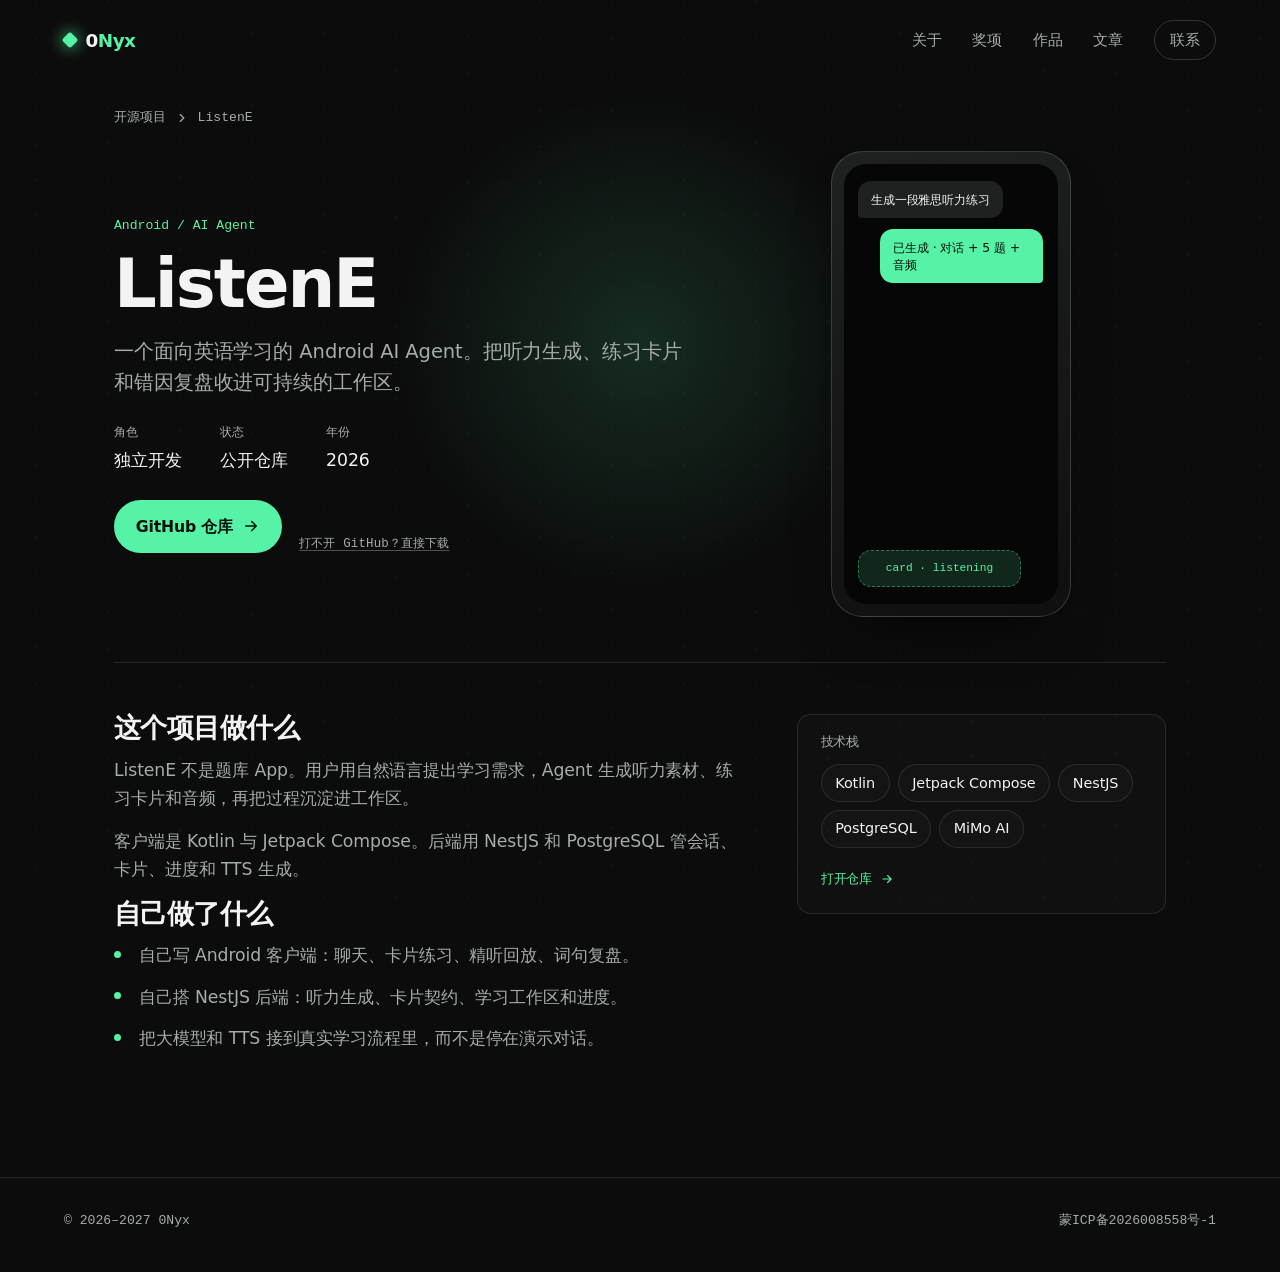
<file: projects/listene/index.html>
<!doctype html>
<html lang="zh-CN">
  <head>
    <meta charset="UTF-8" />
    <meta name="viewport" content="width=device-width, initial-scale=1.0" />
    <meta name="color-scheme" content="dark" />
    <meta name="theme-color" content="#0a0a0a" />
    <link rel="icon" href="../../assets/favicon.png?v=2" />
    <title>ListenE - 0Nyx</title>
    <meta name="description" content="面向英语学习的 Android AI Agent。生成听力素材与练习卡片，支持精听和错因复盘。" />
    <link rel="canonical" href="https://www.0nyx.cn/projects/listene/" />
    <meta property="og:type" content="website" />
    <meta property="og:site_name" content="0Nyx" />
    <meta property="og:title" content="ListenE - 0Nyx" />
    <meta property="og:description" content="面向英语学习的 Android AI Agent。生成听力素材与练习卡片，支持精听和错因复盘。" />
    <meta property="og:url" content="https://www.0nyx.cn/projects/listene/" />
    <meta property="og:image" content="../../assets/og.png" />
    <meta property="og:image:width" content="1200" />
    <meta property="og:image:height" content="630" />
    <meta name="twitter:card" content="summary_large_image" />
    <meta name="twitter:title" content="ListenE - 0Nyx" />
    <meta name="twitter:description" content="面向英语学习的 Android AI Agent。生成听力素材与练习卡片，支持精听和错因复盘。" />
    <meta name="twitter:image" content="../../assets/og.png" />
    <link rel="preload" href="../../assets/fonts/bricolage-grotesque-latin.woff2" as="font" type="font/woff2" crossorigin />
    <link rel="preload" href="../../assets/fonts/hanken-grotesk-latin.woff2" as="font" type="font/woff2" crossorigin />
    <link rel="preload" href="../../assets/fonts/jetbrains-mono-latin.woff2" as="font" type="font/woff2" crossorigin />
    <link rel="preload" href="../../assets/fonts/noto-sans-sc-page.woff2" as="font" type="font/woff2" crossorigin />
    <link rel="stylesheet" href="../../styles.css" />
    <script>
      document.documentElement.classList.add("js");
    </script>
  </head>
  <body class="page-project">
    <a class="skip-link" href="#project">跳到项目</a>

    <div class="page-field" aria-hidden="true">
      <canvas class="page-field__canvas" id="field"></canvas>
      <div class="page-field__glow" id="glow"></div>
    </div>

    <header class="site-header" id="top">
      <a class="brand" href="/" aria-label="0Nyx 首页">
        <span class="brand__mark" aria-hidden="true"></span>
        <span class="brand__text">0<span class="brand__accent">Nyx</span></span>
      </a>
      <nav class="site-nav" aria-label="主导航">
        <a href="/#about">关于</a>
        <a href="/#awards">奖项</a>
        <a href="/#work">作品</a>
        <a href="/#articles">文章</a>
        <a class="site-nav__cta" href="/#contact">联系</a>
      </nav>
      <button
        class="nav-toggle"
        id="navToggle"
        type="button"
        aria-expanded="false"
        aria-controls="mobileNav"
        aria-label="打开导航"
      >
        <span aria-hidden="true"></span>
        <span aria-hidden="true"></span>
      </button>
      <nav class="mobile-nav" id="mobileNav" aria-label="移动端导航" hidden>
        <a href="/#about"><span class="mono">01</span>关于</a>
        <a href="/#awards"><span class="mono">02</span>奖项</a>
        <a href="/#work"><span class="mono">03</span>作品</a>
        <a href="/#articles"><span class="mono">04</span>文章</a>
        <a href="/#contact"><span class="mono">05</span>联系</a>
      </nav>
    </header>
    <button class="nav-scrim" id="navScrim" type="button" aria-label="关闭导航" hidden></button>

    <main>
      <article class="section project-page" id="project">
        <p class="project-crumb mono">
          <a href="/#work">开源项目</a>
          <svg viewBox="0 0 24 24" aria-hidden="true"><path d="M9 6l6 6-6 6" /></svg>
          <span>ListenE</span>
        </p>

        <header class="project-hero">
          <div>
            <p class="project-kicker mono">Android / AI Agent</p>
            <h1>ListenE</h1>
            <p class="project-hero__lede">一个面向英语学习的 Android AI Agent。把听力生成、练习卡片和错因复盘收进可持续的工作区。</p>
            <dl class="project-meta">
              <div>
                <dt class="mono">角色</dt>
                <dd>独立开发</dd>
              </div>
              <div>
                <dt class="mono">状态</dt>
                <dd>公开仓库</dd>
              </div>
              <div>
                <dt class="mono">年份</dt>
                <dd>2026</dd>
              </div>
            </dl>
            <div class="project-hero__actions">
              <a class="btn btn--primary" href="https://github.com/0nyx06/ListenE" rel="noopener" target="_blank">GitHub 仓库<svg viewBox="0 0 24 24" aria-hidden="true" class="btn__icon"><path d="M5 12h14M13 6l6 6-6 6" /></svg></a>
              <a class="project-hero__mirror" href="https://dl.0nyx.cn/downloads/ListenE.zip" download="ListenE.zip">打不开 GitHub？直接下载</a>
            </div>
          </div>
          <div class="project-art">
            <div class="device" aria-hidden="true">
              <div class="device__screen">
                <span class="device__bubble device__bubble--in">生成一段雅思听力练习</span>
                <span class="device__bubble device__bubble--out">已生成 · 对话 + 5 题 + 音频</span>
                <span class="device__bubble device__bubble--card mono">card · listening</span>
              </div>
            </div>
          </div>
        </header>

        <div class="project-grid">
          <div class="project-copy">
            <h2>这个项目做什么</h2>
            <p>ListenE 不是题库 App。用户用自然语言提出学习需求，Agent 生成听力素材、练习卡片和音频，再把过程沉淀进工作区。</p>
            <p>客户端是 Kotlin 与 Jetpack Compose。后端用 NestJS 和 PostgreSQL 管会话、卡片、进度和 TTS 生成。</p>
            <h2>自己做了什么</h2>
            <ul class="project-points">
              <li>自己写 Android 客户端：聊天、卡片练习、精听回放、词句复盘。</li>
              <li>自己搭 NestJS 后端：听力生成、卡片契约、学习工作区和进度。</li>
              <li>把大模型和 TTS 接到真实学习流程里，而不是停在演示对话。</li>
            </ul>
          </div>
          <aside class="project-aside">
            <h2>技术栈</h2>
            <ul class="tags"><li>Kotlin</li><li>Jetpack Compose</li><li>NestJS</li><li>PostgreSQL</li><li>MiMo AI</li></ul>
                      <a href="https://github.com/0nyx06/ListenE" rel="noopener" target="_blank">
            打开仓库
            <svg viewBox="0 0 24 24" aria-hidden="true"><path d="M5 12h14M13 6l6 6-6 6" /></svg>
          </a>
          </aside>
        </div>
      </article>
    </main>

    <footer class="site-footer">
      <span class="mono">© <span id="year">2026–2027</span> 0Nyx</span>
      <nav class="site-footer__links mono" aria-label="站点链接">
        <a href="https://beian.miit.gov.cn/" target="_blank" rel="noopener">蒙ICP备2026008558号-1</a>
      </nav>
    </footer>

    <div class="toast" id="toast" role="status" aria-live="polite"></div>
    <script src="../../script.js"></script>
  </body>
</html>
</file>
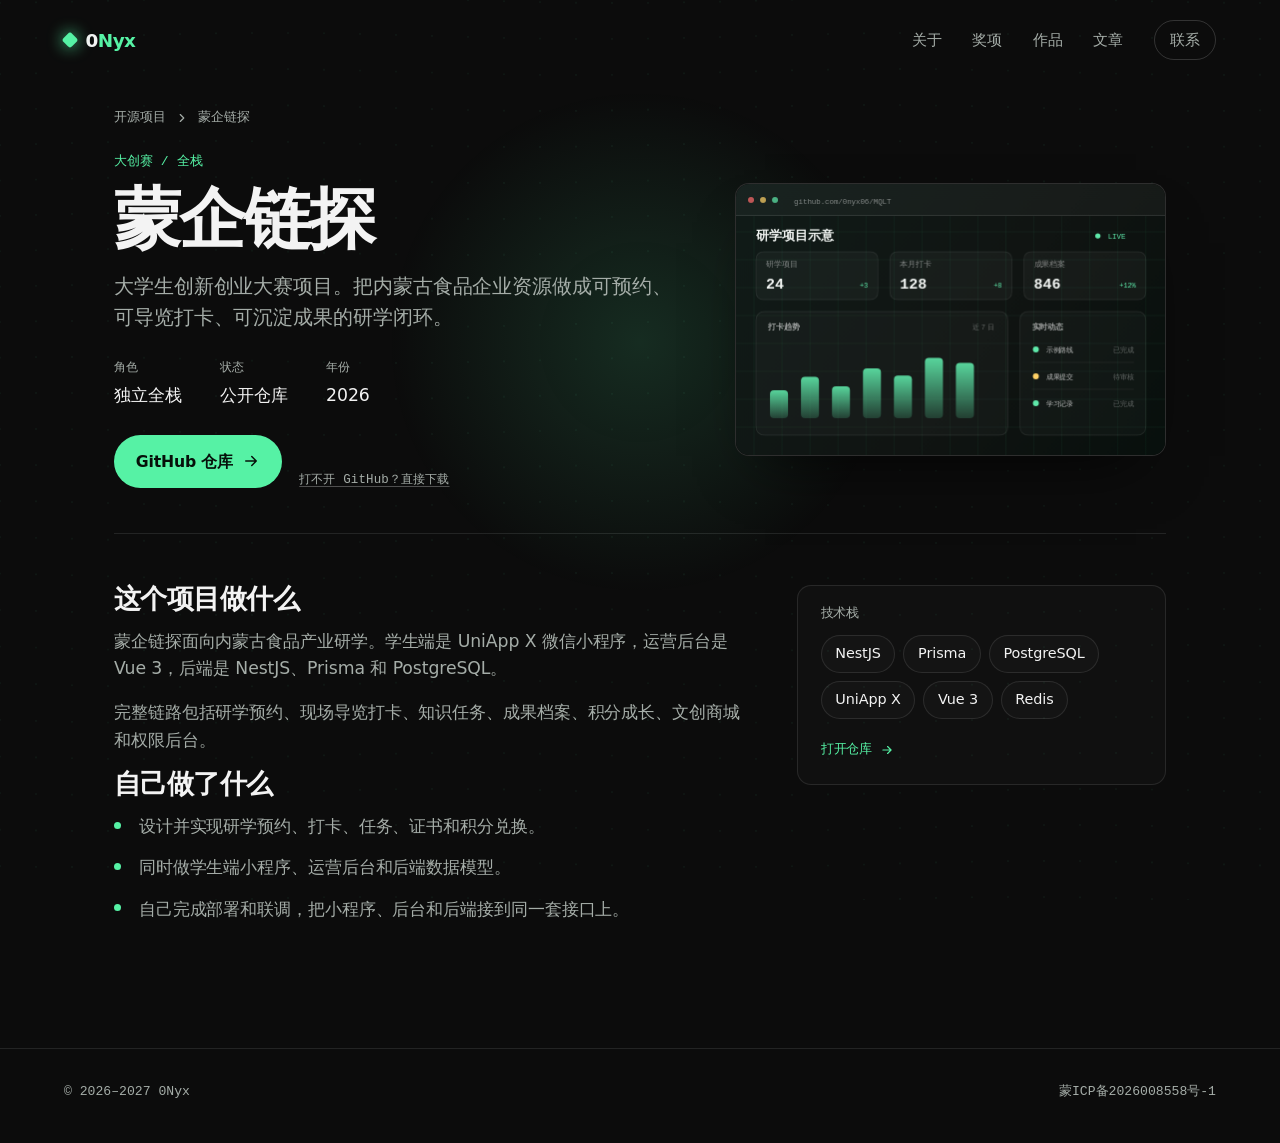
<file: projects/mqlt/index.html>
<!doctype html>
<html lang="zh-CN">
  <head>
    <meta charset="UTF-8" />
    <meta name="viewport" content="width=device-width, initial-scale=1.0" />
    <meta name="color-scheme" content="dark" />
    <meta name="theme-color" content="#0a0a0a" />
    <link rel="icon" href="../../assets/favicon.png?v=2" />
    <title>蒙企链探 - 0Nyx</title>
    <meta name="description" content="内蒙古食品产业研学平台。预约、导览打卡、成果沉淀，再接到积分商城和运营后台。" />
    <link rel="canonical" href="https://www.0nyx.cn/projects/mqlt/" />
    <meta property="og:type" content="website" />
    <meta property="og:site_name" content="0Nyx" />
    <meta property="og:title" content="蒙企链探 - 0Nyx" />
    <meta property="og:description" content="内蒙古食品产业研学平台。预约、导览打卡、成果沉淀，再接到积分商城和运营后台。" />
    <meta property="og:url" content="https://www.0nyx.cn/projects/mqlt/" />
    <meta property="og:image" content="../../assets/og.png" />
    <meta property="og:image:width" content="1200" />
    <meta property="og:image:height" content="630" />
    <meta name="twitter:card" content="summary_large_image" />
    <meta name="twitter:title" content="蒙企链探 - 0Nyx" />
    <meta name="twitter:description" content="内蒙古食品产业研学平台。预约、导览打卡、成果沉淀，再接到积分商城和运营后台。" />
    <meta name="twitter:image" content="../../assets/og.png" />
    <link rel="preload" href="../../assets/fonts/bricolage-grotesque-latin.woff2" as="font" type="font/woff2" crossorigin />
    <link rel="preload" href="../../assets/fonts/hanken-grotesk-latin.woff2" as="font" type="font/woff2" crossorigin />
    <link rel="preload" href="../../assets/fonts/jetbrains-mono-latin.woff2" as="font" type="font/woff2" crossorigin />
    <link rel="preload" href="../../assets/fonts/noto-sans-sc-page.woff2" as="font" type="font/woff2" crossorigin />
    <link rel="stylesheet" href="../../styles.css" />
    <script>
      document.documentElement.classList.add("js");
    </script>
  </head>
  <body class="page-project">
    <a class="skip-link" href="#project">跳到项目</a>

    <div class="page-field" aria-hidden="true">
      <canvas class="page-field__canvas" id="field"></canvas>
      <div class="page-field__glow" id="glow"></div>
    </div>

    <header class="site-header" id="top">
      <a class="brand" href="/" aria-label="0Nyx 首页">
        <span class="brand__mark" aria-hidden="true"></span>
        <span class="brand__text">0<span class="brand__accent">Nyx</span></span>
      </a>
      <nav class="site-nav" aria-label="主导航">
        <a href="/#about">关于</a>
        <a href="/#awards">奖项</a>
        <a href="/#work">作品</a>
        <a href="/#articles">文章</a>
        <a class="site-nav__cta" href="/#contact">联系</a>
      </nav>
      <button
        class="nav-toggle"
        id="navToggle"
        type="button"
        aria-expanded="false"
        aria-controls="mobileNav"
        aria-label="打开导航"
      >
        <span aria-hidden="true"></span>
        <span aria-hidden="true"></span>
      </button>
      <nav class="mobile-nav" id="mobileNav" aria-label="移动端导航" hidden>
        <a href="/#about"><span class="mono">01</span>关于</a>
        <a href="/#awards"><span class="mono">02</span>奖项</a>
        <a href="/#work"><span class="mono">03</span>作品</a>
        <a href="/#articles"><span class="mono">04</span>文章</a>
        <a href="/#contact"><span class="mono">05</span>联系</a>
      </nav>
    </header>
    <button class="nav-scrim" id="navScrim" type="button" aria-label="关闭导航" hidden></button>

    <main>
      <article class="section project-page" id="project">
        <p class="project-crumb mono">
          <a href="/#work">开源项目</a>
          <svg viewBox="0 0 24 24" aria-hidden="true"><path d="M9 6l6 6-6 6" /></svg>
          <span>蒙企链探</span>
        </p>

        <header class="project-hero">
          <div>
            <p class="project-kicker mono">大创赛 / 全栈</p>
            <h1>蒙企链探</h1>
            <p class="project-hero__lede">大学生创新创业大赛项目。把内蒙古食品企业资源做成可预约、可导览打卡、可沉淀成果的研学闭环。</p>
            <dl class="project-meta">
              <div>
                <dt class="mono">角色</dt>
                <dd>独立全栈</dd>
              </div>
              <div>
                <dt class="mono">状态</dt>
                <dd>公开仓库</dd>
              </div>
              <div>
                <dt class="mono">年份</dt>
                <dd>2026</dd>
              </div>
            </dl>
            <div class="project-hero__actions">
              <a class="btn btn--primary" href="https://github.com/0nyx06/MQLT" rel="noopener" target="_blank">GitHub 仓库<svg viewBox="0 0 24 24" aria-hidden="true" class="btn__icon"><path d="M5 12h14M13 6l6 6-6 6" /></svg></a>
              <a class="project-hero__mirror" href="https://dl.0nyx.cn/downloads/MQLT.zip" download="MQLT.zip">打不开 GitHub？直接下载</a>
            </div>
          </div>
          <div class="project-art">
            <canvas
              class="mqlt-canvas"
              id="mqltCanvas"
              width="760"
              height="480"
              role="img"
              aria-label="蒙企链探研学运营数据看板示意图"
            >蒙企链探研学运营数据看板示意图</canvas>
          </div>
        </header>

        <div class="project-grid">
          <div class="project-copy">
            <h2>这个项目做什么</h2>
            <p>蒙企链探面向内蒙古食品产业研学。学生端是 UniApp X 微信小程序，运营后台是 Vue 3，后端是 NestJS、Prisma 和 PostgreSQL。</p>
            <p>完整链路包括研学预约、现场导览打卡、知识任务、成果档案、积分成长、文创商城和权限后台。</p>
            <h2>自己做了什么</h2>
            <ul class="project-points">
              <li>设计并实现研学预约、打卡、任务、证书和积分兑换。</li>
              <li>同时做学生端小程序、运营后台和后端数据模型。</li>
              <li>自己完成部署和联调，把小程序、后台和后端接到同一套接口上。</li>
            </ul>
          </div>
          <aside class="project-aside">
            <h2>技术栈</h2>
            <ul class="tags"><li>NestJS</li><li>Prisma</li><li>PostgreSQL</li><li>UniApp X</li><li>Vue 3</li><li>Redis</li></ul>
                      <a href="https://github.com/0nyx06/MQLT" rel="noopener" target="_blank">
            打开仓库
            <svg viewBox="0 0 24 24" aria-hidden="true"><path d="M5 12h14M13 6l6 6-6 6" /></svg>
          </a>
          </aside>
        </div>
      </article>
    </main>

    <footer class="site-footer">
      <span class="mono">© <span id="year">2026–2027</span> 0Nyx</span>
      <nav class="site-footer__links mono" aria-label="站点链接">
        <a href="https://beian.miit.gov.cn/" target="_blank" rel="noopener">蒙ICP备2026008558号-1</a>
      </nav>
    </footer>

    <div class="toast" id="toast" role="status" aria-live="polite"></div>
    <script src="../../script.js"></script>
  </body>
</html>
</file>
<file: styles.css>
/* ============================================================
   0Nyx — personal homepage
   Theme: near-black surface, single luminous jade signal.
   ============================================================ */

/* ---------- Self-hosted fonts (latin subsets, variable) ---------- */

@font-face {
  font-family: "Bricolage Grotesque";
  font-style: normal;
  font-weight: 700;
  font-display: swap;
  src: url("https://dl.0nyx.cn/homepage/assets/fonts/bricolage-grotesque-latin.woff2") format("woff2");
}
@font-face {
  font-family: "Hanken Grotesk";
  font-style: normal;
  font-weight: 400;
  font-display: swap;
  src: url("https://dl.0nyx.cn/homepage/assets/fonts/hanken-grotesk-latin.woff2") format("woff2");
}
@font-face {
  font-family: "JetBrains Mono";
  font-style: normal;
  font-weight: 400;
  font-display: swap;
  src: url("https://dl.0nyx.cn/homepage/assets/fonts/jetbrains-mono-latin.woff2") format("woff2");
}
@font-face {
  font-family: "Noto Sans SC Subset";
  font-style: normal;
  font-weight: 400;
  font-display: swap;
  src: url("https://dl.0nyx.cn/homepage/assets/fonts/noto-sans-sc-page.woff2") format("woff2");
}

:root {
  /* Color — OKLCH, Committed dark strategy */
  --bg: oklch(0.155 0 0);
  --bg-2: oklch(0.125 0 0);
  --surface: oklch(0.205 0.004 160);
  --surface-2: oklch(0.245 0.006 160);
  --line: oklch(1 0 0 / 0.1);
  --line-strong: oklch(1 0 0 / 0.16);
  --ink: oklch(0.965 0 0);
  --muted: oklch(0.74 0.012 160);
  --signal: oklch(0.86 0.17 158);
  --signal-deep: oklch(0.72 0.15 160);
  --signal-soft: oklch(0.86 0.17 158 / 0.14);
  --on-signal: oklch(0.16 0.02 160);

  /* Type */
  --font-cjk: "Noto Sans SC Subset", "PingFang SC", "HarmonyOS Sans SC",
    "MiSans", "HONOR Sans CN", "Source Han Sans SC", "Microsoft YaHei";
  --font-display: "Bricolage Grotesque", var(--font-cjk), system-ui, sans-serif;
  --font-body: "Hanken Grotesk", var(--font-cjk), system-ui, -apple-system, "Segoe UI", sans-serif;
  --font-mono: "JetBrains Mono", ui-monospace, "SFMono-Regular", Menlo, var(--font-cjk), monospace;

  /* Space + shape */
  --gutter: clamp(1.25rem, 5vw, 6rem);
  --maxw: 1180px;
  --radius: 14px;
  --radius-sm: 10px;

  /* Motion */
  --ease: cubic-bezier(0.22, 1, 0.36, 1);
  --ease-out: cubic-bezier(0.16, 1, 0.3, 1);

  /* z-index scale */
  --z-canvas: 0;
  --z-base: 1;
  --z-header: 50;
  --z-toast: 80;
}

* { box-sizing: border-box; }

html {
  scroll-behavior: smooth;
  -webkit-text-size-adjust: 100%;
}

@media (prefers-reduced-motion: reduce) {
  html { scroll-behavior: auto; }
}

body {
  margin: 0;
  background: var(--bg);
  color: var(--ink);
  font-family: var(--font-body);
  font-size: clamp(1rem, 0.96rem + 0.2vw, 1.08rem);
  line-height: 1.6;
  letter-spacing: -0.005em;
  -webkit-font-smoothing: antialiased;
  text-rendering: optimizeLegibility;
  overflow-x: hidden;
  isolation: isolate;
}

/* Full-page pointer field: fixed viewport canvas, lattice in page space
   so dots scroll with the document; glow stays under the cursor. */
.page-field {
  position: fixed;
  inset: 0;
  z-index: var(--z-canvas);
  pointer-events: none;
  overflow: hidden;
}
.page-field__canvas {
  position: absolute;
  inset: 0;
  width: 100%;
  height: 100%;
  opacity: 0.9;
  display: block;
  max-width: none;
}
.page-field__glow {
  position: absolute;
  inset: 0;
  pointer-events: none;
  background: radial-gradient(
    420px circle at var(--mx, 50%) var(--my, 38%),
    var(--signal-soft),
    transparent 60%
  );
  transition: opacity 0.35s var(--ease);
}

/* Content above the field */
.site-header,
main,
.site-footer {
  position: relative;
  z-index: var(--z-base);
}

img, svg, canvas { display: block; max-width: 100%; }

a { color: inherit; text-decoration: none; }

h1, h2, h3 {
  margin: 0;
  font-family: var(--font-display);
  font-weight: 700;
  line-height: 1.04;
  letter-spacing: -0.02em;
  text-wrap: balance;
}

p { text-wrap: pretty; }

ul { margin: 0; padding: 0; list-style: none; }

.mono {
  font-family: var(--font-mono);
  font-weight: 400;
  letter-spacing: 0;
}

::selection {
  background: var(--signal);
  color: var(--on-signal);
}

:focus-visible {
  outline: 2px solid var(--signal);
  outline-offset: 3px;
  border-radius: 4px;
}

.skip-link {
  position: fixed;
  top: -120px;
  left: 1rem;
  z-index: var(--z-toast);
  background: var(--signal);
  color: var(--on-signal);
  padding: 0.6rem 1rem;
  border-radius: var(--radius-sm);
  font-family: var(--font-mono);
  font-size: 0.85rem;
  transition: top 0.25s var(--ease);
}
.skip-link:focus { top: 1rem; }

.visually-hidden {
  position: absolute;
  width: 1px;
  height: 1px;
  padding: 0;
  margin: -1px;
  overflow: hidden;
  clip: rect(0, 0, 0, 0);
  white-space: nowrap;
  border: 0;
}

/* ---------- Header ---------- */

.site-header {
  position: fixed;
  inset: 0 0 auto 0;
  z-index: var(--z-header);
  display: flex;
  align-items: center;
  justify-content: space-between;
  gap: 1rem;
  padding: clamp(0.9rem, 1.6vw, 1.4rem) var(--gutter);
  transition: background 0.4s var(--ease), border-color 0.4s var(--ease),
    backdrop-filter 0.4s var(--ease);
  border-bottom: 1px solid transparent;
}
.site-header.is-scrolled {
  background: oklch(0.155 0 0 / 0.72);
  backdrop-filter: blur(14px) saturate(1.4);
  -webkit-backdrop-filter: blur(14px) saturate(1.4);
  border-bottom-color: var(--line);
}

.brand {
  display: inline-flex;
  align-items: center;
  gap: 0.6rem;
  font-family: var(--font-display);
  font-weight: 800;
  font-size: 1.15rem;
  letter-spacing: -0.03em;
}
.brand__mark {
  width: 12px;
  height: 12px;
  border-radius: 3px;
  background: var(--signal);
  box-shadow: 0 0 16px var(--signal);
  transform: rotate(45deg);
}
.brand__accent { color: var(--signal); }

.site-nav {
  display: flex;
  align-items: center;
  gap: clamp(1rem, 2.4vw, 2.1rem);
  font-size: 0.95rem;
}
.site-nav a { color: var(--muted); position: relative; transition: color 0.25s var(--ease); }
.site-nav a:not(.site-nav__cta)::after {
  content: "";
  position: absolute;
  left: 0;
  bottom: -5px;
  width: 100%;
  height: 1px;
  background: var(--signal);
  transform: scaleX(0);
  transform-origin: left;
  transition: transform 0.35s var(--ease);
}
.site-nav a:hover { color: var(--ink); }
.site-nav a:not(.site-nav__cta):hover::after { transform: scaleX(1); }
.site-nav a.is-active:not(.site-nav__cta) { color: var(--ink); }
.site-nav a.is-active:not(.site-nav__cta)::after { transform: scaleX(1); }
.site-nav__cta.is-active { border-color: var(--signal); color: var(--signal); }
.site-nav__cta {
  color: var(--ink);
  border: 1px solid var(--line-strong);
  padding: 0.42rem 0.95rem;
  border-radius: 999px;
  transition: border-color 0.25s var(--ease), color 0.25s var(--ease), background 0.25s var(--ease);
}
.site-nav__cta:hover { border-color: var(--signal); color: var(--signal); }

.nav-toggle,
.mobile-nav,
.nav-scrim {
  display: none;
}

@media (max-width: 560px) {
  body.is-nav-open { overflow: hidden; }
  .nav-scrim {
    position: fixed;
    inset: 0;
    z-index: 49;
    display: block;
    padding: 0;
    border: 0;
    background: oklch(0.08 0 0 / 0.58);
    backdrop-filter: blur(5px);
    -webkit-backdrop-filter: blur(5px);
  }
  .nav-scrim[hidden] { display: none; }
  .site-header.is-menu-open {
    background: oklch(0.155 0 0 / 0.94);
    border-bottom-color: var(--line);
    backdrop-filter: blur(18px) saturate(1.4);
    -webkit-backdrop-filter: blur(18px) saturate(1.4);
  }
  .site-nav { display: none; }
  .nav-toggle {
    display: inline-grid;
    place-content: center;
    gap: 6px;
    width: 42px;
    height: 42px;
    padding: 0;
    border: 1px solid var(--line-strong);
    border-radius: 999px;
    background: oklch(1 0 0 / 0.02);
    color: var(--ink);
    cursor: pointer;
  }
  .nav-toggle span {
    width: 16px;
    height: 1px;
    background: currentColor;
    transition: transform 0.3s var(--ease);
  }
  .nav-toggle[aria-expanded="true"] span:first-child { transform: translateY(3.5px) rotate(45deg); }
  .nav-toggle[aria-expanded="true"] span:last-child { transform: translateY(-3.5px) rotate(-45deg); }
  .mobile-nav {
    position: fixed;
    inset: 4.8rem var(--gutter) auto;
    display: grid;
    padding: 0.45rem;
    border: 1px solid var(--line-strong);
    border-radius: var(--radius);
    background: oklch(0.19 0.006 160);
    box-shadow: 0 24px 70px -24px oklch(0 0 0 / 0.9);
  }
  .mobile-nav[hidden] { display: none; }
  .mobile-nav a {
    display: grid;
    grid-template-columns: 2.2rem 1fr;
    align-items: center;
    min-height: 48px;
    padding: 0 0.85rem;
    border-radius: var(--radius-sm);
    color: var(--muted);
  }
  .mobile-nav a + a { border-top: 1px solid var(--line); }
  .mobile-nav a span { color: var(--signal); font-size: 0.72rem; }
  .mobile-nav a:is(:hover, .is-active) {
    background: var(--signal-soft);
    color: var(--ink);
  }
}

/* ---------- Buttons ---------- */

.btn {
  --pad-y: 0.8rem;
  --pad-x: 1.3rem;
  display: inline-flex;
  align-items: center;
  gap: 0.55rem;
  padding: var(--pad-y) var(--pad-x);
  border-radius: 999px;
  font-family: var(--font-body);
  font-weight: 600;
  font-size: 0.98rem;
  letter-spacing: -0.01em;
  border: 1px solid transparent;
  cursor: pointer;
  will-change: transform;
  transition: transform 0.3s var(--ease), background 0.3s var(--ease),
    border-color 0.3s var(--ease), color 0.3s var(--ease), box-shadow 0.3s var(--ease);
}
.btn--lg { --pad-y: 1rem; --pad-x: 1.7rem; font-size: 1.05rem; }

.btn--primary {
  background: var(--signal);
  color: var(--on-signal);
  box-shadow: 0 0 0 0 var(--signal-soft);
}
.btn--primary:hover {
  background: oklch(0.9 0.17 158);
  box-shadow: 0 8px 30px -8px var(--signal);
  transform: translateY(-2px);
}
.btn--ghost {
  background: transparent;
  color: var(--ink);
  border-color: var(--line-strong);
}
.btn--ghost:hover { border-color: var(--signal); color: var(--signal); transform: translateY(-2px); }

.btn__icon {
  width: 18px;
  height: 18px;
  fill: none;
  stroke: currentColor;
  stroke-width: 2;
  stroke-linecap: round;
  stroke-linejoin: round;
  transition: transform 0.3s var(--ease);
}
.btn--primary:hover .btn__icon { transform: translateX(4px); }

/* ---------- Hero ---------- */

.hero {
  position: relative;
  min-height: 100svh;
  display: flex;
  flex-direction: column;
  justify-content: center;
  padding: 7rem var(--gutter) 0;
  overflow: visible;
  isolation: isolate;
}
/* Hero no longer owns the field; page-field covers the whole site. */

.hero__inner {
  position: relative;
  z-index: var(--z-base);
  max-width: var(--maxw);
  width: 100%;
  margin: 0 auto;
}

.hero__avatar-link {
  position: relative;
  display: inline-block;
  margin-bottom: 1.5rem;
  border-radius: 50%;
  line-height: 0;
  text-decoration: none;
  color: inherit;
  transition: transform 180ms ease, box-shadow 180ms ease, filter 180ms ease;
  box-shadow: 0 0 0 4px oklch(0.86 0.17 158 / 0.12), 0 12px 30px -12px oklch(0 0 0 / 0.7);
}
.hero__avatar-link:hover,
.hero__avatar-link:focus-visible {
  transform: translateY(-2px) scale(1.03);
  box-shadow: 0 0 0 4px oklch(0.86 0.17 158 / 0.22), 0 16px 36px -12px oklch(0 0 0 / 0.75);
  outline: none;
}
.hero__avatar-link:focus-visible {
  box-shadow:
    0 0 0 4px oklch(0.86 0.17 158 / 0.22),
    0 0 0 6px oklch(0.86 0.17 158 / 0.45),
    0 16px 36px -12px oklch(0 0 0 / 0.75);
}
.hero__avatar {
  width: 88px;
  height: 88px;
  border-radius: 50%;
  object-fit: cover;
  display: block;
  margin: 0;
  border: 1px solid var(--line-strong);
}

.hero__avatar-hint {
  position: absolute;
  right: -6px;
  bottom: -4px;
  width: 28px;
  height: 28px;
  pointer-events: none;
  transform-origin: 4px 4px;
  animation: macCursorHint 2.4s var(--ease) infinite;
  filter: drop-shadow(0 2px 4px oklch(0 0 0 / 0.45));
}
.hero__mac-cursor {
  display: block;
  width: 28px;
  height: 28px;
}
.hero__click-label {
  position: absolute;
  left: 18px;
  top: -10px;
  font-family: var(--font-mono);
  font-size: 0.62rem;
  font-weight: 500;
  letter-spacing: 0.08em;
  text-transform: lowercase;
  color: oklch(0.96 0.02 100);
  background: oklch(0.18 0.02 250 / 0.88);
  border: 1px solid oklch(1 0 0 / 0.12);
  border-radius: 999px;
  padding: 0.08rem 0.38rem;
  line-height: 1.3;
  white-space: nowrap;
  opacity: 0;
  transform: translateY(4px) scale(0.9);
  animation: clickLabelHint 2.4s var(--ease) infinite;
}
@keyframes macCursorHint {
  0%, 18% { transform: translate(8px, 10px) rotate(-8deg); }
  38% { transform: translate(1px, 2px) rotate(-2deg); }
  46% { transform: translate(1px, 3px) rotate(-2deg) scale(0.88); }
  54% { transform: translate(1px, 2px) rotate(-2deg) scale(1); }
  72%, 100% { transform: translate(8px, 10px) rotate(-8deg); }
}
@keyframes clickLabelHint {
  0%, 36% { opacity: 0; transform: translateY(4px) scale(0.9); }
  46% { opacity: 1; transform: translateY(-2px) scale(1); }
  62% { opacity: 1; transform: translateY(-2px) scale(1); }
  78%, 100% { opacity: 0; transform: translateY(-6px) scale(0.96); }
}

.hero__status {
  display: inline-flex;
  align-items: center;
  gap: 0.7rem;
  margin: 0 0 1.6rem;
  padding: 0.45rem 0.9rem;
  border: 1px solid var(--line);
  border-radius: 999px;
  background: oklch(1 0 0 / 0.02);
  font-size: 0.82rem;
  color: var(--muted);
}
.hero__status-sep { color: var(--line-strong); }
.status-dot {
  width: 8px;
  height: 8px;
  border-radius: 50%;
  background: var(--signal);
  box-shadow: 0 0 0 0 var(--signal);
  animation: pulse 2.6s var(--ease) infinite;
}
@keyframes pulse {
  0% { box-shadow: 0 0 0 0 oklch(0.86 0.17 158 / 0.5); }
  70% { box-shadow: 0 0 0 9px oklch(0.86 0.17 158 / 0); }
  100% { box-shadow: 0 0 0 0 oklch(0.86 0.17 158 / 0); }
}

.hero__title {
  font-size: clamp(3.6rem, 13vw, 6rem);
  font-weight: 800;
  letter-spacing: -0.03em;
  margin: 0 0 1.1rem;
}
.hero__title-accent { color: var(--signal); }

.hero__role {
  font-size: clamp(0.95rem, 1.4vw, 1.15rem);
  color: var(--muted);
  margin: 0 0 1.6rem;
}

.hero__lede {
  max-width: 38ch;
  font-size: clamp(1.12rem, 1rem + 0.7vw, 1.38rem);
  line-height: 1.55;
  color: var(--ink);
  margin: 0 0 2rem;
}

.hero__actions {
  display: flex;
  flex-wrap: wrap;
  gap: 0.9rem;
}

/* hero terminal art */
.hero__art {
  display: none;
  min-width: 0;
}
@media (min-width: 960px) {
  .hero__inner {
    display: grid;
    grid-template-columns: minmax(0, 1fr) minmax(0, 1fr);
    align-items: center;
    gap: clamp(2rem, 3.5vw, 4rem);
  }
  .hero__art {
    display: flex;
    justify-content: flex-end;
    animation: termFloat 8s ease-in-out infinite;
  }
}

.term {
  width: min(560px, 100%);
  border-radius: var(--radius);
  border: 1px solid var(--line-strong);
  background: linear-gradient(165deg, var(--surface-2), oklch(0.16 0 0));
  box-shadow: 0 40px 80px -40px oklch(0 0 0 / 0.85);
  overflow: hidden;
  transform-style: preserve-3d;
  transition: border-color 0.3s var(--ease);
}
.term:focus-within { border-color: oklch(0.86 0.17 158 / 0.35); }
@media (min-width: 960px) {
  .hero__art:focus-within { animation-play-state: paused; }
}
.term__bar {
  display: flex;
  align-items: center;
  gap: 6px;
  padding: 0.65rem 0.9rem;
  background: oklch(1 0 0 / 0.03);
  border-bottom: 1px solid var(--line);
}
.term__dot { width: 10px; height: 10px; border-radius: 50%; background: var(--line-strong); }
.term__title { margin-left: 0.6rem; font-size: 0.72rem; color: var(--muted); }
.term__body {
  padding: 1.3rem 1.3rem 1.5rem;
  display: flex;
  flex-direction: column;
  gap: 0.55rem;
  font-size: 0.92rem;
  line-height: 1.55;
  height: clamp(380px, 46vh, 460px);
  overflow-y: auto;
  overscroll-behavior: contain;
  cursor: text;
  scrollbar-width: thin;
  scrollbar-color: var(--line-strong) transparent;
}
.term__out {
  display: flex;
  flex-direction: column;
  gap: 0.55rem;
}
.term__line {
  margin: 0;
  color: var(--ink);
  white-space: nowrap;
  overflow: hidden;
  text-overflow: ellipsis;
}
.term__line--wrap {
  white-space: pre-wrap;
  overflow-wrap: anywhere;
  overflow: visible;
  text-overflow: clip;
}
.term__line--out { color: var(--muted); }
.term__line--err { color: oklch(0.74 0.16 25); }
.term__prompt { color: var(--signal); margin-right: 0.4rem; }
.term__ok { color: var(--signal); }
.term__link { color: var(--signal); text-decoration: underline; text-decoration-color: oklch(0.86 0.17 158 / 0.4); text-underline-offset: 2px; }
.term__link:hover { text-decoration-color: var(--signal); }
.term__form {
  display: flex;
  align-items: baseline;
  margin: 0;
  flex: none;
}
.term__input {
  flex: 1;
  min-width: 0;
  padding: 0;
  border: 0;
  outline: none;
  background: none;
  color: var(--ink);
  font: inherit;
  letter-spacing: inherit;
  caret-color: var(--signal);
}
.term__caret {
  display: inline-block;
  width: 9px;
  height: 1.05em;
  vertical-align: text-bottom;
  background: var(--signal);
  animation: caretBlink 1.1s steps(1) infinite;
}
@keyframes caretBlink { 50% { opacity: 0; } }
@keyframes termFloat {
  0%, 100% { transform: translateY(0); }
  50% { transform: translateY(-10px); }
}

.js .hero__art .term__line--boot {
  opacity: 0;
  transform: translateY(6px);
}
.js .hero__art.is-in .term__line--boot {
  animation: termLine 0.45s var(--ease-out) forwards;
  animation-delay: calc(0.2s + var(--i, 0) * 0.28s);
}
@keyframes termLine {
  to { opacity: 1; transform: none; }
}

.hero__scroll {
  position: relative;
  z-index: var(--z-base);
  display: flex;
  flex-direction: column;
  align-items: center;
  gap: 0.6rem;
  margin: 1.6rem auto 1.2rem;
  font-size: 0.72rem;
  color: var(--muted);
  letter-spacing: 0.12em;
  text-transform: uppercase;
}
.hero__scroll-line {
  width: 1px;
  height: 38px;
  background: linear-gradient(to bottom, var(--signal), transparent);
  animation: scrollLine 2.4s var(--ease) infinite;
}
@keyframes scrollLine {
  0% { transform: scaleY(0); transform-origin: top; }
  40% { transform: scaleY(1); transform-origin: top; }
  60% { transform: scaleY(1); transform-origin: bottom; }
  100% { transform: scaleY(0); transform-origin: bottom; }
}
@media (max-width: 560px) { .hero__scroll { display: none; } }

/* ---------- Sections ---------- */

.section {
  position: relative;
  z-index: var(--z-base);
  max-width: var(--maxw);
  margin: 0 auto;
  padding: clamp(4rem, 8vw, 7rem) var(--gutter);
  scroll-margin-top: 4.5rem;
}
.section__head { margin-bottom: clamp(2rem, 3.5vw, 3rem); }
.section__index {
  display: inline-block;
  font-size: 0.8rem;
  color: var(--signal);
  margin-bottom: 1rem;
  letter-spacing: 0.05em;
}
.section__title {
  font-size: clamp(2rem, 1.4rem + 2.6vw, 3.2rem);
  max-width: 18ch;
}
.work__lede {
  max-width: 42ch;
  margin: 1rem 0 0;
  color: var(--muted);
  font-size: 1.05rem;
}

/* ---------- About ---------- */

.awards { min-width: 0; }
.awards__label {
  font-size: 0.8rem;
  color: var(--muted);
  margin: 0 0 1rem;
  padding-bottom: 0.7rem;
  border-bottom: 1px solid var(--line);
  letter-spacing: 0.04em;
}
.awards__table {
  width: 100%;
  border-collapse: collapse;
  font-size: 0.95rem;
}
.awards__table th,
.awards__table td {
  text-align: left;
  padding: 0.95rem 0.8rem 0.95rem 0;
  vertical-align: top;
}
.awards__table th {
  font-family: var(--font-mono);
  font-size: 0.74rem;
  font-weight: 400;
  color: var(--muted);
  letter-spacing: 0.04em;
  border-bottom: 1px solid var(--line);
}
.awards__table td {
  border-bottom: 1px solid var(--line);
  color: var(--ink);
}
.awards__table td:first-child { width: 4.2rem; color: var(--signal); }
.awards__table td:last-child { color: var(--muted); white-space: nowrap; }
.awards__table tbody tr:hover td { color: var(--ink); }
.awards__slot td {
  height: 3.15rem;
  padding-top: 0;
  padding-bottom: 0;
}
.awards__slot:hover td { color: inherit; }

@media (max-width: 640px) {
  .awards__table th:first-child,
  .awards__table td:first-child { display: none; }
  .awards__table td:last-child { white-space: normal; }
}

/* ---------- Stack marquee ---------- */

.hero .stack-marquee {
  width: 100vw;
  margin: auto calc(50% - 50vw) 0;
}
.stack-marquee {
  margin-top: clamp(2.4rem, 4vw, 3.6rem);
}
.stack-marquee__window {
  overflow: hidden;
  border-block: 1px solid var(--line);
  -webkit-mask-image: linear-gradient(90deg, transparent, black 8%, black 92%, transparent);
  mask-image: linear-gradient(90deg, transparent, black 8%, black 92%, transparent);
}
.stack-marquee__track {
  display: flex;
  width: max-content;
  animation: stack-scroll 36s linear infinite;
}
.stack-marquee:hover .stack-marquee__track {
  animation-play-state: paused;
}
.stack-marquee__list {
  display: flex;
  align-items: center;
  gap: clamp(1.8rem, 3vw, 3.2rem);
  padding: 1.5rem 1.6rem;
}
.stack-marquee__list img {
  display: block;
  width: 48px;
  height: 48px;
  object-fit: contain;
  opacity: 0.78;
  transition: opacity 0.2s var(--ease), transform 0.2s var(--ease);
}
.stack-marquee__mono {
  filter: invert(86%) sepia(6%) saturate(220%) hue-rotate(88deg) brightness(96%);
}
.stack-marquee__list li:hover img {
  opacity: 1;
  transform: translateY(-3px);
}
@keyframes stack-scroll {
  to { transform: translateX(-50%); }
}
@media (prefers-reduced-motion: reduce) {
  .stack-marquee__track { animation: none; }
  .stack-marquee__window { overflow-x: auto; }
}

.tags { display: flex; flex-wrap: wrap; gap: 0.5rem; }
.tags li {
  font-size: 0.9rem;
  color: var(--ink);
  padding: 0.4rem 0.85rem;
  border: 1px solid var(--line);
  border-radius: 999px;
  background: oklch(1 0 0 / 0.02);
  transition: border-color 0.25s var(--ease), color 0.25s var(--ease), background 0.25s var(--ease);
}
.tags li:hover { border-color: var(--signal); color: var(--signal); }

/* ---------- Work: open-source project list ---------- */

.project-list {
  display: grid;
  border-top: 1px solid var(--line);
}
.project-list > li + li {
  border-top: 1px solid var(--line);
}
.project-row {
  display: grid;
  grid-template-columns: 3.2rem 1fr auto;
  gap: 1rem 1.2rem;
  align-items: start;
  padding: 1.45rem 0.2rem 1.45rem 0;
  border-radius: var(--radius-sm);
  transition: background 0.3s var(--ease), transform 0.3s var(--ease);
}
.project-row:hover,
.project-row:focus-visible {
  background: oklch(1 0 0 / 0.025);
}
.project-row__idx {
  color: var(--signal);
  font-size: 0.82rem;
  padding-top: 0.42rem;
}
.project-row__top {
  display: flex;
  flex-wrap: wrap;
  align-items: baseline;
  gap: 0.55rem 0.9rem;
  margin-bottom: 0.45rem;
}
.project-row__top h3 {
  font-size: clamp(1.35rem, 1.15rem + 1vw, 1.85rem);
  letter-spacing: -0.02em;
}
.project-row__tag {
  color: var(--signal);
  font-size: 0.78rem;
}
.project-row p {
  margin: 0 0 0.85rem;
  color: var(--muted);
  max-width: 58ch;
}
.project-row__stack {
  display: flex;
  flex-wrap: wrap;
  gap: 0.45rem 1rem;
  font-size: 0.78rem;
  color: var(--muted);
}
.project-row__stack li { position: relative; }
.project-row__stack li:not(:last-child)::after {
  content: "/";
  position: absolute;
  right: -0.7rem;
  color: var(--line-strong);
}
.project-row__go {
  display: grid;
  place-items: center;
  width: 36px;
  height: 36px;
  margin-top: 0.15rem;
  border: 1px solid var(--line);
  border-radius: 50%;
  color: var(--muted);
  transition: border-color 0.3s var(--ease), color 0.3s var(--ease),
    background 0.3s var(--ease), transform 0.3s var(--ease);
}
.project-row__go svg {
  width: 16px;
  height: 16px;
  fill: none;
  stroke: currentColor;
  stroke-width: 2;
  stroke-linecap: round;
  stroke-linejoin: round;
}
.project-row:hover .project-row__go,
.project-row:focus-visible .project-row__go {
  border-color: var(--signal);
  color: var(--signal);
  background: var(--signal-soft);
  transform: translateX(3px);
}
.work__more {
  display: flex;
  flex-wrap: wrap;
  gap: 0.9rem 1.6rem;
  margin: 1.8rem 0 0;
  font-size: 0.88rem;
}
.work__more a {
  color: var(--muted);
  border-bottom: 1px solid var(--line-strong);
  padding-bottom: 0.12rem;
  transition: color 0.25s var(--ease), border-color 0.25s var(--ease);
}
.work__more a:hover { color: var(--signal); border-color: var(--signal); }

.catalog-toolbar {
  display: grid;
  gap: 1rem;
  margin: 0 0 1.6rem;
}
.catalog-search {
  width: min(100%, 420px);
  padding: 0.78rem 1rem;
  border: 1px solid var(--line);
  border-radius: 999px;
  background: oklch(1 0 0 / 0.03);
  color: var(--ink);
  font: inherit;
  font-size: 0.95rem;
}
.catalog-search::placeholder { color: var(--muted); }
.catalog-search:focus {
  outline: none;
  border-color: var(--signal);
}
.catalog-tags {
  display: flex;
  flex-wrap: wrap;
  gap: 0.5rem;
}
.catalog-tags button {
  font: inherit;
  font-family: var(--font-mono);
  font-size: 0.78rem;
  color: var(--muted);
  padding: 0.38rem 0.8rem;
  border: 1px solid var(--line);
  border-radius: 999px;
  background: oklch(1 0 0 / 0.02);
  cursor: pointer;
  transition: border-color 0.25s var(--ease), color 0.25s var(--ease), background 0.25s var(--ease);
}
.catalog-tags button:hover,
.catalog-tags button.is-on {
  border-color: var(--signal);
  color: var(--signal);
  background: var(--signal-soft);
}
.catalog-count {
  margin: 0 0 1rem;
  color: var(--muted);
  font-size: 0.82rem;
}
.catalog-empty {
  margin: 1.4rem 0 0;
  color: var(--muted);
}
.catalog-list .article-card {
  list-style: none;
}
.catalog-list.articles__grid {
  grid-template-columns: 1fr;
}
@media (min-width: 860px) {
  .catalog-list.articles__grid {
    grid-template-columns: 1fr 1fr;
  }
}

@media (max-width: 640px) {
  .project-row {
    grid-template-columns: 2.4rem 1fr;
    padding: 1.2rem 0;
  }
  .project-row__go { display: none; }
}

/* ---------- Project detail ---------- */

.page-project .hero { display: none; }
.project-page {
  padding-top: 6.4rem;
}
.project-crumb {
  display: inline-flex;
  align-items: center;
  gap: 0.55rem;
  margin: 0 0 1.4rem;
  color: var(--muted);
  font-size: 0.82rem;
}
.project-crumb a { color: var(--muted); transition: color 0.25s var(--ease); }
.project-crumb a:hover { color: var(--signal); }
.project-crumb svg {
  width: 14px;
  height: 14px;
  fill: none;
  stroke: currentColor;
  stroke-width: 2;
  stroke-linecap: round;
  stroke-linejoin: round;
}
.project-hero {
  display: grid;
  gap: clamp(1.6rem, 3vw, 2.6rem);
  margin-bottom: clamp(2.2rem, 4vw, 3.4rem);
  padding-bottom: clamp(2rem, 3.5vw, 2.8rem);
  border-bottom: 1px solid var(--line);
}
.project-kicker {
  color: var(--signal);
  font-size: 0.82rem;
  margin: 0 0 0.85rem;
}
.project-hero h1 {
  font-size: clamp(2.4rem, 1.6rem + 3.4vw, 4.2rem);
  letter-spacing: -0.03em;
  margin: 0 0 1rem;
}
.project-hero__lede {
  max-width: 46ch;
  color: var(--muted);
  font-size: clamp(1.05rem, 0.98rem + 0.5vw, 1.22rem);
  margin: 0 0 1.6rem;
}
.project-hero__actions {
  display: flex;
  flex-wrap: wrap;
  align-items: flex-end;
  gap: 0.8rem 1.1rem;
}
.project-hero__actions:empty { display: none; }
.project-hero__mirror {
  color: var(--muted);
  font-family: var(--font-mono);
  font-size: 0.78rem;
  line-height: 1;
  letter-spacing: 0.01em;
  padding-bottom: 0.12rem;
  text-decoration: underline;
  text-underline-offset: 0.22em;
  text-decoration-color: oklch(1 0 0 / 0.28);
  transition: color 0.25s var(--ease), text-decoration-color 0.25s var(--ease);
}
.project-hero__mirror:hover {
  color: var(--signal);
  text-decoration-color: currentColor;
}
.project-meta {
  display: flex;
  flex-wrap: wrap;
  gap: 1.4rem 2.4rem;
  margin: 0 0 1.6rem;
}
.project-meta dt {
  font-size: 0.74rem;
  color: var(--muted);
  margin-bottom: 0.25rem;
}
.project-meta dd { margin: 0; }
.project-grid {
  display: grid;
  gap: clamp(2rem, 4vw, 3.4rem);
}
.project-copy h2 {
  font-size: clamp(1.35rem, 1.15rem + 0.8vw, 1.7rem);
  margin: 0 0 0.9rem;
}
.project-copy p {
  color: var(--muted);
  max-width: 62ch;
  margin: 0 0 1rem;
}
.project-copy a {
  color: var(--signal);
  text-decoration: underline;
  text-underline-offset: 0.18em;
  text-decoration-color: oklch(0.86 0.17 158 / 0.4);
}
.project-copy a:hover {
  text-decoration-color: currentColor;
}
.project-points {
  display: grid;
  gap: 0.85rem;
  margin: 0 0 1.4rem;
}
.project-points li {
  display: grid;
  grid-template-columns: 0.7rem 1fr;
  gap: 0.85rem;
  color: var(--muted);
  max-width: 62ch;
}
.project-points li::before {
  content: "";
  width: 7px;
  height: 7px;
  margin-top: 0.55rem;
  border-radius: 50%;
  background: var(--signal);
}
.project-art {
  display: flex;
  justify-content: center;
  align-items: center;
}
.page-project .mqlt-canvas,
.page-project .eq-canvas {
  width: min(100%, 560px);
}
.page-project .device { width: min(240px, 64vw); }

@media (min-width: 860px) {
  .project-hero {
    grid-template-columns: minmax(0, 1.15fr) minmax(0, 0.85fr);
    align-items: center;
  }
  .project-grid {
    grid-template-columns: minmax(0, 1.2fr) minmax(240px, 0.7fr);
    align-items: start;
  }
}

.project-aside {
  padding: 1.3rem 1.4rem 1.45rem;
  border: 1px solid var(--line);
  border-radius: var(--radius);
  background: oklch(1 0 0 / 0.02);
}
.project-aside h2 {
  font-size: 0.82rem;
  color: var(--muted);
  font-family: var(--font-mono);
  font-weight: 400;
  margin: 0 0 0.9rem;
}
.project-aside .tags { margin-bottom: 1.3rem; }
.project-aside a {
  display: flex;
  align-items: center;
  gap: 0.45rem;
  color: var(--signal);
  font-family: var(--font-mono);
  font-size: 0.82rem;
}
.project-aside a + a {
  margin-top: 0.65rem;
}
.project-aside a svg {
  width: 14px;
  height: 14px;
  fill: none;
  stroke: currentColor;
  stroke-width: 2;
  stroke-linecap: round;
  stroke-linejoin: round;
}
.project-aside__note {
  margin: 0;
  color: var(--muted);
  font-size: 0.9rem;
}

/* ---------- Work: album gallery ---------- */

.gallery {
  position: relative;
}
.gallery__viewport {
  display: grid;
  grid-auto-flow: column;
  grid-auto-columns: 100%;
  gap: clamp(1rem, 2.5vw, 2rem);
  overflow-x: auto;
  scroll-snap-type: x mandatory;
  overscroll-behavior-x: contain;
  -webkit-overflow-scrolling: touch;
  scrollbar-width: none;
  border-radius: var(--radius);
  outline: none;
}
.gallery__viewport::-webkit-scrollbar { display: none; }
.gallery__viewport:focus-visible {
  outline: 2px solid oklch(0.86 0.17 158 / 0.5);
  outline-offset: 4px;
}
.gallery__slide {
  scroll-snap-align: center;
  scroll-snap-stop: always;
  min-width: 0;
  display: grid;
}
.gallery__slide > .feature {
  margin-bottom: 0;
  height: 100%;
}

.gallery__controls {
  display: flex;
  align-items: center;
  justify-content: center;
  gap: 1.2rem;
  margin-top: clamp(1.2rem, 2.5vw, 1.8rem);
}
.gallery__btn {
  display: grid;
  place-items: center;
  width: 44px;
  height: 44px;
  padding: 0;
  border: 1px solid var(--line);
  border-radius: 50%;
  background: oklch(1 0 0 / 0.02);
  color: var(--ink);
  cursor: pointer;
  transition: border-color 0.3s var(--ease), background 0.3s var(--ease), opacity 0.3s var(--ease);
}
.gallery__btn svg {
  width: 18px;
  height: 18px;
  fill: none;
  stroke: currentColor;
  stroke-width: 2;
  stroke-linecap: round;
  stroke-linejoin: round;
}
.gallery__btn:hover:not(:disabled) {
  border-color: var(--signal);
  color: var(--signal);
  background: var(--signal-soft);
}
.gallery__btn:disabled {
  opacity: 0.32;
  cursor: default;
}
.gallery__dots {
  display: flex;
  align-items: center;
  gap: 0.55rem;
}
.gallery__dot {
  width: 8px;
  height: 8px;
  padding: 0;
  border: 0;
  border-radius: 999px;
  background: var(--line-strong);
  cursor: pointer;
  transition: background 0.3s var(--ease), width 0.3s var(--ease);
}
.gallery__dot:hover { background: var(--muted); }
.gallery__dot.is-active {
  width: 24px;
  background: var(--signal);
}

/* ---------- Work: featured ---------- */

.feature {
  display: grid;
  grid-template-columns: 1fr;
  gap: clamp(1.8rem, 4vw, 3rem);
  align-items: center;
  padding: clamp(1.6rem, 3vw, 2.8rem);
  border: 1px solid var(--line);
  border-radius: var(--radius);
  background:
    radial-gradient(120% 140% at 100% 0%, var(--signal-soft), transparent 55%),
    var(--surface);
  transition: border-color 0.4s var(--ease), transform 0.18s var(--ease);
  overflow: hidden;
  transform-style: preserve-3d;
}
.feature:hover { border-color: var(--line-strong); }
.feature__tag { color: var(--signal); font-size: 0.82rem; }
.feature__title {
  font-size: clamp(2.2rem, 1.6rem + 2.5vw, 3.4rem);
  margin: 0.7rem 0 1rem;
  letter-spacing: -0.03em;
}
.feature__desc { color: var(--muted); max-width: 44ch; margin: 0 0 1.4rem; }
.feature__stack {
  display: flex;
  flex-wrap: wrap;
  gap: 0.5rem 1.1rem;
  font-size: 0.82rem;
  color: var(--muted);
  margin-bottom: 1.6rem;
}
.feature__stack li { position: relative; }
.feature__stack li:not(:last-child)::after {
  content: "·";
  position: absolute;
  right: -0.7rem;
  color: var(--line-strong);
}
.feature__link {
  display: inline-flex;
  align-items: center;
  gap: 0.5rem;
  color: var(--ink);
  font-size: 0.9rem;
}
.feature__link svg { width: 16px; height: 16px; fill: none; stroke: var(--signal); stroke-width: 2; stroke-linecap: round; stroke-linejoin: round; transition: transform 0.3s var(--ease); }
.feature:hover .feature__link svg { transform: translateX(5px); }

/* device mockup as imagery */
.feature__art { display: flex; justify-content: center; }
.device {
  width: min(280px, 70vw);
  aspect-ratio: 9 / 17.5;
  border-radius: 32px;
  padding: 12px;
  background: linear-gradient(160deg, var(--surface-2), oklch(0.17 0 0));
  border: 1px solid var(--line-strong);
  box-shadow: 0 30px 60px -30px oklch(0 0 0 / 0.8);
}
.device__screen {
  height: 100%;
  border-radius: 22px;
  background: var(--bg-2);
  padding: 1.1rem 0.9rem;
  display: flex;
  flex-direction: column;
  gap: 0.7rem;
  overflow: hidden;
}
.device__bubble {
  font-size: 0.78rem;
  line-height: 1.4;
  padding: 0.6rem 0.8rem;
  border-radius: 13px;
  max-width: 88%;
}
.device__bubble--in { align-self: flex-start; background: var(--surface-2); color: var(--ink); border-bottom-left-radius: 4px; }
.device__bubble--out { align-self: flex-end; background: var(--signal); color: var(--on-signal); border-bottom-right-radius: 4px; }
.device__bubble--card {
  align-self: stretch;
  margin-top: auto;
  text-align: center;
  font-size: 0.7rem;
  color: var(--signal);
  background: var(--signal-soft);
  border: 1px dashed oklch(0.86 0.17 158 / 0.4);
}

@media (min-width: 720px) {
  .feature { grid-template-columns: 1.1fr 0.9fr; }
  .feature--reverse { grid-template-columns: 0.9fr 1.1fr; }
  .feature--reverse .feature__art { order: -1; }
}

@media (min-width: 720px) and (max-width: 959px) {
  .feature { gap: 1.5rem; }
  .device {
    width: min(240px, 100%);
    aspect-ratio: 9 / 15.5;
  }
}

.feature--reverse {
  background:
    radial-gradient(120% 140% at 0% 0%, var(--signal-soft), transparent 55%),
    var(--surface);
}

.mqlt-canvas,
.eq-canvas {
  width: min(430px, 100%);
  aspect-ratio: 19 / 12;
  border: 1px solid var(--line-strong);
  border-radius: var(--radius);
  background: var(--bg-2);
  box-shadow: 0 30px 60px -30px oklch(0 0 0 / 0.8);
  transition: filter 0.5s var(--ease-out), box-shadow 0.5s var(--ease-out);
}
.feature:hover .mqlt-canvas,
.feature:hover .eq-canvas {
  filter: saturate(1.08);
  box-shadow: 0 34px 65px -28px oklch(0 0 0 / 0.9);
}

/* mock imagery enters once the card is revealed */
.js .feature .device__bubble {
  opacity: 0;
  transform: translateY(10px) scale(0.98);
  transition: opacity 0.5s var(--ease-out), transform 0.5s var(--ease-out);
}
.js .feature.is-in .device__bubble { opacity: 1; transform: none; }
.js .feature.is-in .device__bubble--in { transition-delay: 0.35s; }
.js .feature.is-in .device__bubble--out { transition-delay: 0.85s; }
.js .feature.is-in .device__bubble--card { transition-delay: 1.3s; }

/* ---------- Work: mini cards inside gallery ---------- */

.feature__pill {
  margin-left: 0.6rem;
  padding: 0.18rem 0.5rem;
  border: 1px solid var(--line);
  border-radius: 999px;
  background: oklch(1 0 0 / 0.025);
  color: var(--project-accent, var(--signal));
  font-size: 0.68rem;
  vertical-align: 1px;
}
.feature__glyph {
  display: grid;
  place-items: center;
  width: clamp(120px, 18vw, 180px);
  aspect-ratio: 1;
  border: 1px solid var(--line-strong);
  border-radius: 28px;
  background: var(--project-soft, var(--signal-soft));
  color: var(--project-accent, var(--signal));
  font-size: clamp(2rem, 4vw, 3rem);
  box-shadow: 0 30px 60px -30px oklch(0 0 0 / 0.8);
}
.feature__glyph img {
  width: 58%;
  height: 58%;
  object-fit: contain;
}
.feature--gh { --project-accent: oklch(0.8 0.02 160); --project-soft: oklch(0.8 0.02 160 / 0.08); }
.feature--gh .feature__tag { color: var(--project-accent); }
.feature--gh:hover { border-color: var(--project-accent); }

@media (max-width: 640px) {
  .feature__glyph { border-radius: 20px; }
  .device {
    width: min(230px, 68vw);
    aspect-ratio: 9 / 14;
  }
}

/* ---------- Articles ---------- */

.articles__lede {
  max-width: 46ch;
  margin: 1rem 0 0;
  color: var(--muted);
}
.articles__grid {
  display: grid;
  gap: clamp(1rem, 2vw, 1.4rem);
}
.article-card {
  min-width: 0;
  --article-accent: var(--signal);
  --article-soft: var(--signal-soft);
}
.article-card > a {
  display: block;
  height: 100%;
  color: inherit;
}
.article-card article {
  display: flex;
  flex-direction: column;
  min-height: 100%;
  padding: clamp(1.3rem, 2.5vw, 1.8rem);
  border: 1px solid var(--line);
  border-radius: var(--radius);
  background:
    radial-gradient(120% 90% at 100% 0%, var(--article-soft), transparent 58%),
    oklch(1 0 0 / 0.015);
  transition: transform 0.35s var(--ease), border-color 0.35s var(--ease),
    background 0.35s var(--ease);
}
.article-card article:hover {
  transform: translateY(-3px);
  border-color: var(--article-accent);
  background:
    radial-gradient(120% 90% at 100% 0%, var(--article-soft), transparent 58%),
    var(--surface);
}
.article-card__meta {
  display: flex;
  flex-wrap: wrap;
  align-items: center;
  gap: 0.45rem 0.85rem;
  color: var(--article-accent);
  font-size: 0.74rem;
}
.article-card__status {
  color: var(--muted);
}
.article-card h3 {
  margin: 0.85rem 0 0.7rem;
  font-size: clamp(1.35rem, 1.1rem + 1.2vw, 1.85rem);
  letter-spacing: -0.02em;
}
.article-card p {
  margin: 0 0 1.4rem;
  color: var(--muted);
  font-size: 0.98rem;
  max-width: 58ch;
}
.article-card__cta {
  margin-top: auto;
  color: var(--article-accent);
  font-size: 0.78rem;
}
.article-card--empty article {
  min-height: 180px;
  justify-content: flex-end;
}
.article-card__bars {
  display: grid;
  gap: 0.7rem;
  margin-top: auto;
}
.article-card__bars span {
  display: block;
  height: 10px;
  border-radius: 999px;
  background: oklch(1 0 0 / 0.08);
}
.article-card__bars span:nth-child(1) { width: 72%; }
.article-card__bars span:nth-child(2) { width: 54%; }
.article-card__bars span:nth-child(3) { width: 63%; }
.article-card--lead.article-card--empty article { min-height: 100%; }
.article-card--lead .article-card__bars { margin-top: 2.4rem; gap: 0.9rem; }
.article-card--lead .article-card__bars span { height: 12px; }
.article-card:nth-child(1) { --article-accent: oklch(0.86 0.17 158); --article-soft: oklch(0.86 0.17 158 / 0.12); }
.article-card:nth-child(2) { --article-accent: oklch(0.84 0.14 115); --article-soft: oklch(0.84 0.14 115 / 0.1); }
.article-card:nth-child(3) { --article-accent: oklch(0.82 0.13 172); --article-soft: oklch(0.82 0.13 172 / 0.11); }

@media (min-width: 860px) {
  .articles__grid {
    grid-template-columns: 1.4fr 1fr;
    grid-template-rows: auto auto;
  }
  .article-card--lead {
    grid-row: 1 / span 2;
  }
  .article-card--lead article {
    min-height: 320px;
  }
}

@media (max-width: 640px) {
  .article-card article { padding: 1.15rem; }
  .article-card h3 { font-size: 1.28rem; }
  .article-card p { margin-bottom: 1rem; }
}

/* ---------- Contact ---------- */

.contact { text-align: center; }
.contact__inner { max-width: 720px; margin: 0 auto; }
.contact__title {
  font-size: clamp(2.4rem, 1.6rem + 4vw, 4.4rem);
  letter-spacing: -0.03em;
  margin-bottom: 1.4rem;
}
.contact__title span { display: block; white-space: nowrap; }
.contact__lede { color: var(--muted); font-size: 1.15rem; margin: 0 auto 2.4rem; max-width: 40ch; }
.contact__actions {
  display: flex;
  flex-wrap: wrap;
  gap: 0.9rem;
  justify-content: center;
  margin-bottom: 2.4rem;
}
.socials {
  display: flex;
  gap: 1.6rem;
  justify-content: center;
  font-size: 0.92rem;
}
.socials a { color: var(--muted); transition: color 0.25s var(--ease); position: relative; }
.socials a:hover { color: var(--signal); }
.social-btn {
  font: inherit;
  background: none;
  border: 0;
  padding: 0;
  cursor: pointer;
  color: var(--muted);
  transition: color 0.25s var(--ease);
}
.social-btn:hover { color: var(--signal); }

/* ---------- Footer ---------- */

.site-footer {
  display: flex;
  flex-wrap: wrap;
  gap: 0.6rem 1.4rem;
  align-items: center;
  justify-content: space-between;
  padding: 2rem var(--gutter) 2.6rem;
  border-top: 1px solid var(--line);
  font-size: 0.82rem;
  color: var(--muted);
}
.site-footer__dim { color: oklch(0.55 0.01 160); }
.site-footer__links { display: flex; gap: 1.3rem; }
.site-footer__links a { color: var(--muted); transition: color 0.25s var(--ease); }
.site-footer__links a:hover { color: var(--signal); }

/* ---------- Toast ---------- */

.toast {
  position: fixed;
  left: 50%;
  bottom: 2rem;
  transform: translate(-50%, 1.5rem);
  z-index: var(--z-toast);
  padding: 0.65rem 1rem;
  border-radius: 999px;
  border: 1px solid var(--line-strong);
  background: var(--surface-2);
  color: var(--signal);
  box-shadow: 0 16px 45px -18px oklch(0 0 0 / 0.9);
  font-family: var(--font-mono);
  font-size: 0.78rem;
  opacity: 0;
  pointer-events: none;
  transition: opacity 0.35s var(--ease), transform 0.35s var(--ease);
}
.toast.is-shown { opacity: 1; transform: translate(-50%, 0); }

@media (max-width: 560px) {
  .toast {
    top: 5rem;
    bottom: auto;
    max-width: calc(100vw - 2rem);
    transform: translate(-50%, -1rem);
    white-space: nowrap;
  }
  .toast.is-shown { transform: translate(-50%, 0); }
  .btn.is-copied {
    border-color: var(--signal);
    color: var(--signal);
    background: var(--signal-soft);
  }
}

@media (max-width: 360px) {
  .contact__title { font-size: clamp(2rem, 10.2vw, 2.25rem); }
}

/* ---------- Reveal (enhances visible baseline) ---------- */

.js [data-reveal] {
  opacity: 0;
  transform: translateY(16px);
  transition: opacity 0.8s var(--ease-out), transform 0.8s var(--ease-out);
}
.js [data-reveal].is-in { opacity: 1; transform: none; }

@media (prefers-reduced-motion: reduce) {
  .js [data-reveal] { opacity: 1; transform: none; transition: none; }
  .status-dot, .hero__scroll-line, .hero__avatar-hint, .hero__click-label { animation: none; }
  .btn, .project__link, .project-row, .feature, .friend-link > a, .article-card article, .tags li, .stack-marquee__list img { transition: none; }
  .stack-marquee__track { animation: none; }
  .page-field__glow { display: none; }
  .hero__art, .term__caret { animation: none; }
  .js .hero__art .term__line--boot { opacity: 1; transform: none; animation: none; }
  .js .feature .device__bubble { opacity: 1; transform: none; transition: none; }
  .mqlt-canvas { transition: none; }
}
</file>
<file: meow/styles.css>
:root {
  --bg: #050505;
  --lyric: rgba(246, 241, 225, 0.18);
  --lyric-bright: rgba(255, 246, 218, 0.34);
  color-scheme: dark;
}

* {
  box-sizing: border-box;
}

html,
body {
  min-height: 100%;
}

body {
  min-height: 100dvh;
  margin: 0;
  overflow: hidden;
  background:
    radial-gradient(circle at 50% 48%, rgba(255, 229, 176, 0.12), transparent 31rem),
    radial-gradient(circle at 24% 22%, rgba(95, 156, 255, 0.12), transparent 22rem),
    radial-gradient(circle at 78% 76%, rgba(255, 111, 158, 0.1), transparent 24rem),
    var(--bg);
}

.animation-shell {
  position: relative;
  isolation: isolate;
  display: grid;
  place-items: center;
  width: 100vw;
  height: 100dvh;
  overflow: hidden;
  background:
    linear-gradient(rgba(255, 255, 255, 0.018) 1px, transparent 1px),
    linear-gradient(90deg, rgba(255, 255, 255, 0.018) 1px, transparent 1px);
  background-size: 44px 44px;
}

.animation-shell::after {
  position: absolute;
  inset: 0;
  z-index: 1;
  content: "";
  pointer-events: none;
  background:
    radial-gradient(circle at 50% 50%, transparent 0 35%, rgba(5, 5, 5, 0.2) 52%, rgba(5, 5, 5, 0.74) 100%),
    linear-gradient(180deg, rgba(255, 255, 255, 0.035), transparent 16%, transparent 78%, rgba(255, 255, 255, 0.035));
  mix-blend-mode: normal;
}

.lyric-background {
  position: absolute;
  inset: -16vmax;
  z-index: 0;
  overflow: hidden;
  pointer-events: none;
  transform: rotate(-8deg);
  opacity: 0;
  transition: opacity 1.2s ease;
  filter: blur(0.15px);
  mask-image: radial-gradient(circle at 50% 50%, rgba(0, 0, 0, 0.98) 0 42%, rgba(0, 0, 0, 0.62) 64%, transparent 91%);
}

.lyric-background.is-ready {
  opacity: 1;
}

.lyric-track {
  position: absolute;
  display: flex;
  gap: clamp(28px, 4vw, 72px);
  width: max-content;
  white-space: nowrap;
  will-change: transform;
  animation: lyric-drift var(--duration, 30s) linear infinite;
}

.lyric-track:nth-child(even) {
  animation-direction: reverse;
}

.lyric-track span {
  color: var(--lyric);
  font-family:
    ui-sans-serif,
    system-ui,
    "PingFang SC",
    "Microsoft YaHei",
    sans-serif;
  font-size: clamp(34px, 7vw, 108px);
  font-weight: 900;
  letter-spacing: 0;
  line-height: 1;
  text-shadow:
    0 0 18px rgba(255, 230, 190, 0.09),
    0 0 54px rgba(255, 230, 190, 0.08);
}

.lyric-track span:nth-child(3n) {
  color: var(--lyric-bright);
}

.lyric-track span:nth-child(4n) {
  font-style: italic;
}

@keyframes lyric-drift {
  from {
    transform: translate3d(-8%, 0, 0);
  }

  to {
    transform: translate3d(-58%, 0, 0);
  }
}

#pixelCanvas {
  position: relative;
  z-index: 2;
  display: block;
  width: min(92vmin, 900px);
  height: auto;
  aspect-ratio: 1 / 1;
  image-rendering: pixelated;
  filter:
    drop-shadow(0 22px 42px rgba(0, 0, 0, 0.55))
    drop-shadow(0 0 16px rgba(255, 236, 202, 0.08));
}

#sampleCanvas {
  display: none;
}
</file>
